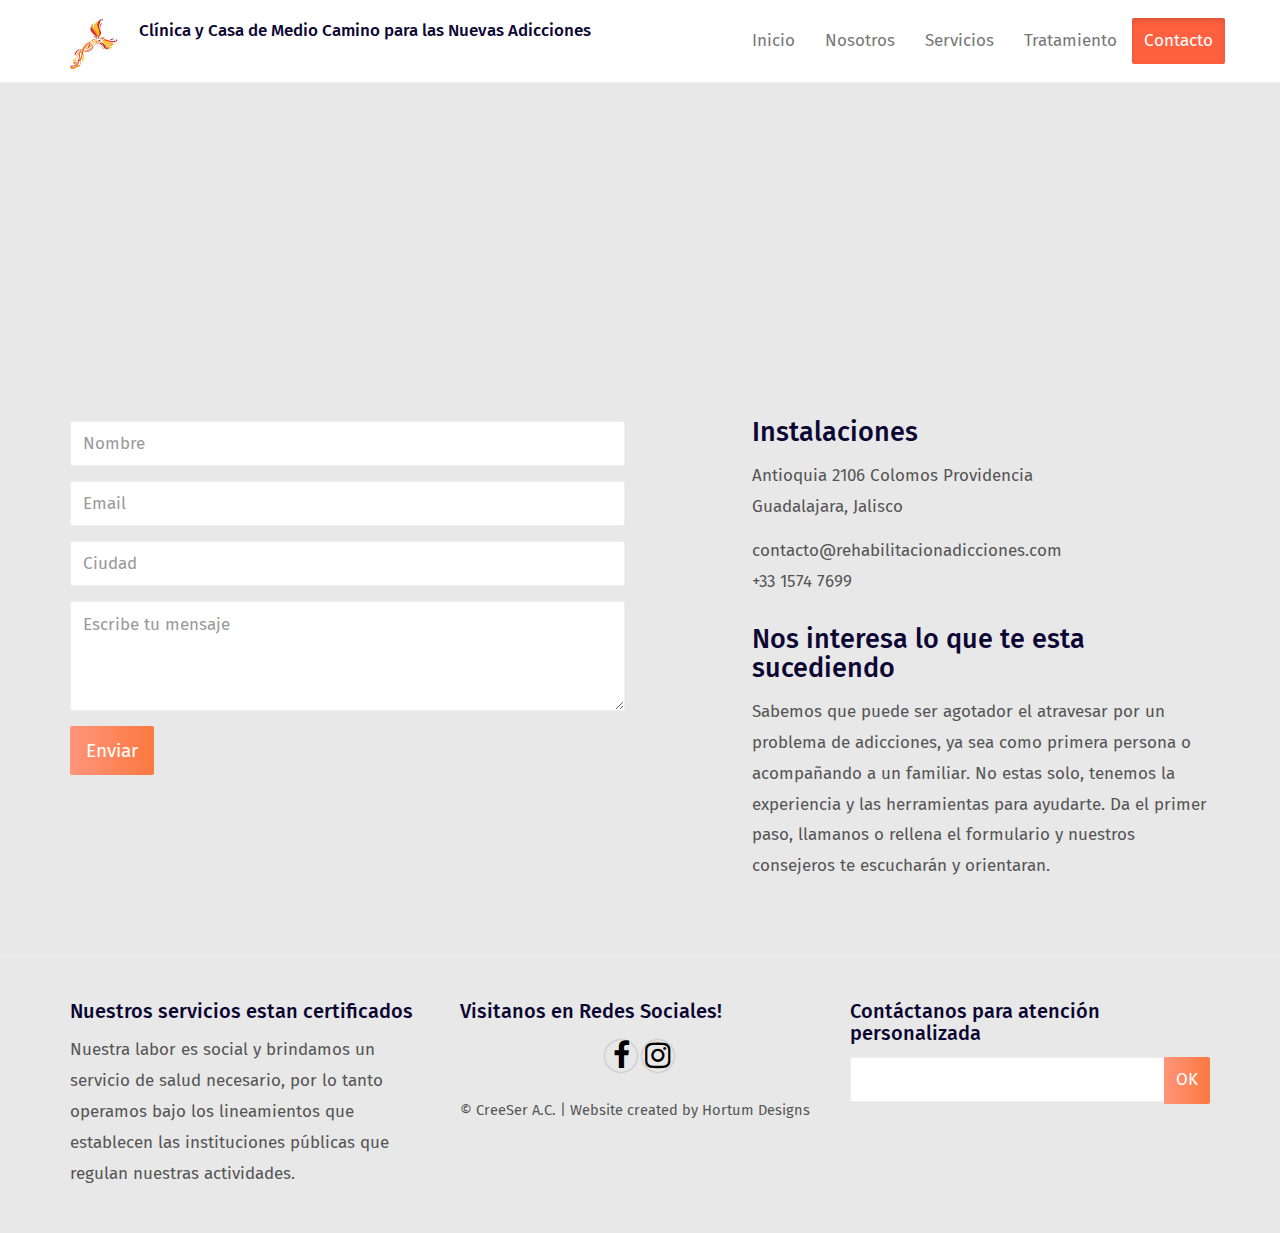
<file: contacto.html>
<!DOCTYPE html>
<html lang="es">

<head>
  <meta charset="UTF-8">
  <meta content="IE=edge" http-equiv="X-UA-Compatible">
  <meta content="width=device-width,initial-scale=1" name="viewport">
  <meta content="informacion centro de rehabilitacion" name="description">
  <meta name="google" content="notranslate" />
  <meta name="keywords" content="rehabilitacion, adicciones, guadalajara, mexico, morelia, tratamiento, trastornos"
  <meta content="Ortum Designs, Mashup Templates" name="author">

  <!-- Disable tap highlight on IE -->
  <meta name="msapplication-tap-highlight" content="no">

  <link href="./assets/creeser-adicciones-icon.png" rel="creeser-adicciones-icon">
  <link href="./assets/creeser-adicciones-favicon.ico" rel="icon">



  <title>Centro de Rehabilitación para Adicciones</title>

<link href="./main.a3f694c0.css" rel="stylesheet"></head>

<body>


<header>
  <nav class="navbar  navbar-fixed-top navbar-default">
    <div class="container">
      <div class="navbar-header">
        <button type="button" class="navbar-toggle uarr collapsed" data-toggle="collapse" data-target="#navbar-collapse-uarr">
          <span class="sr-only">Toggle navigation</span>
          <span class="icon-bar"></span>
          <span class="icon-bar"></span>
          <span class="icon-bar"></span>
        </button>
        <a class="navbar-brand" href="./index.html" title="Centro de Tratamiento para Conductas Autodestructivas">
          <img src="./assets/images/logo-creeser.svg" class="navbar-logo-img" alt="">
        </a>
      </div>

      <div>
        <h2 class="nav navbar-nav navbar-headline">Clínica y Casa de Medio Camino para las Nuevas Adicciones</h2>

      </div>

      <div class="collapse navbar-collapse" id="navbar-collapse-uarr">
        <ul class="nav navbar-nav navbar-right">
          <li><a href="./index.html" title="" class="active">Inicio</a></li>
          <li><a href="./nosotros.html" title="">Nosotros</a></li>
          <li><a href="./servicios.html" title="">Servicios</a></li>
          <li><a href="./tratamiento.html" title="">Tratamiento</a></li>
          <li>
            <p>
              <a href="./contacto.html" class="btn btn-primary navbar-btn" title="">Contacto</a>
            </p>
          </li>
        </ul>
      </div>
    </div>
  </nav>
</header>




<div class="section-container no-padding">
    <div class="container">
        <div class="row">
            <div class="col-xs-12">
                <div>
                  <iframe src="https://www.google.com/maps/embed?pb=!1m18!1m12!1m3!1d3732.075488241038!2d-103.38977778555059!3d20.707159004056233!2m3!1f0!2f0!3f0!3m2!1i1024!2i768!4f13.1!3m3!1m2!1s0x8428ae4b62ba04ef%3A0xa058a64d295d4860!2sC.%20Antioquia%202106%2C%20Colomos%20Providencia%2C%2044620%20Guadalajara%2C%20Jal.!5e0!3m2!1ses-419!2smx!4v1629866002700!5m2!1ses-419!2smx"
                  width="80%" height="300px" style="border:0;" allowfullscreen="" loading="lazy"></iframe>
                </div>
            </div>
            <div class="col-xs-12">

                <div class="row">
                    <div class="col-md-6">
                        <form action="mailto:leonnavagdl@hotmail.com" method="post" enctype="text/plain" class="reveal-content contact-form">
                            <div class="form-group">
                                <input type="name" class="form-control" id="name" placeholder="Nombre">
                            </div>
                            <div class="form-group">
                                <input type="email" class="form-control" id="email" placeholder="Email">
                            </div>
                            <div class="form-group">
                                <input type="text" class="form-control" id="subject" placeholder="Ciudad">
                            </div>
                            <div class="form-group">
                                <textarea class="form-control" rows="3" placeholder="Escribe tu mensaje"></textarea>
                            </div>
                            <button type="submit" class="btn btn-primary btn-lg">Enviar</button>
                        </form>
                    </div>


                    <div class="col-md-5 col-md-offset-1">

                        <h3>Instalaciones</h3>

                        <div>
                            <p>Antioquia 2106 Colomos Providencia<br>Guadalajara, Jalisco </p>
                        </div>
                        <div>
                            <p>contacto@rehabilitacionadicciones.com<br>+33 1574 7699</p>
                        </div>

                        <div>
                            <h3>Nos interesa lo que te esta sucediendo</h3>
                        </div>
                        <div>
                            <p>Sabemos que puede ser agotador el atravesar por un problema de adicciones, ya sea como
                              primera persona o acompañando a un familiar. No estas solo, tenemos la experiencia y las herramientas
                              para ayudarte. Da el primer paso, llamanos o rellena el formulario y nuestros consejeros te escucharán y orientaran.
                            </p>
                        </div>

                    </div>
                </div>


            </div>

        </div>

    </div>
</div>


<footer>
    <div class="section-container footer-container">
        <div class="container">
            <div class="row">
                    <div class="col-md-4">
                        <h4>Nuestros servicios estan certificados</h4>
                        <p>Nuestra labor es social y brindamos un servicio de salud necesario, por lo tanto operamos bajo los lineamientos que establecen
                        las instituciones públicas que regulan nuestras actividades.</p>
                    </div>

                  <div class="col-md-4">
                    <h4>Visitanos en Redes Sociales!</h4>

                        <p class="text-center">
                            <a href="https://www.facebook.com/CentroDeRehabilitacionCreeSer/" class="social-round-icon white-round-icon fa-icon" title="Clinica de Adicciones Facebook">
                            <i class="fa fa-facebook" aria-hidden="true"></i>
                          </a>
                          <a href="https://www.instagram.com/clinica.adicciones/" class="social-round-icon white-round-icon fa-icon" title="Clinica de Adicciones Instagram">
                            <i class="fa fa-instagram" aria-hidden="true"></i>
                          </a>
                        </p>

                          <p><small>© CreeSer A.C. | Website created by Hortum Designs</small></p>
                    </div>

                    <div class="col-md-4">
                        <h4>Contáctanos para atención personalizada</h4>

                        <div class="form-group">
                            <div class="input-group">
                                <input type="text" class="form-control footer-input-text">
                                <div class="input-group-btn">
                                    <button type="button" class="btn btn-primary btn-newsletter ">OK</button>
                                </div>
                            </div>
                        </div>


                    </div>
            </div>
        </div>
    </div>
</footer>

<script>
  document.addEventListener("DOMContentLoaded", function (event) {
    navActivePage();
  });
</script>

<script>
  (function (i, s, o, g, r, a, m) {
    i['GoogleAnalyticsObject'] = r; i[r] = i[r] || function () {
      (i[r].q = i[r].q || []).push(arguments)
    }, i[r].l = 1 * new Date(); a = s.createElement(o),
      m = s.getElementsByTagName(o)[0]; a.async = 1; a.src = g; m.parentNode.insertBefore(a, m)
  })(window, document, 'script', '//www.google-analytics.com/analytics.js', 'ga');
  ga('create', 'G-5RDZEMDQS7', 'auto');
  ga('send', 'pageview');
</script>



<script type="text/javascript" src="./main.41beeca9.js"></script></body>
</html>
</file>
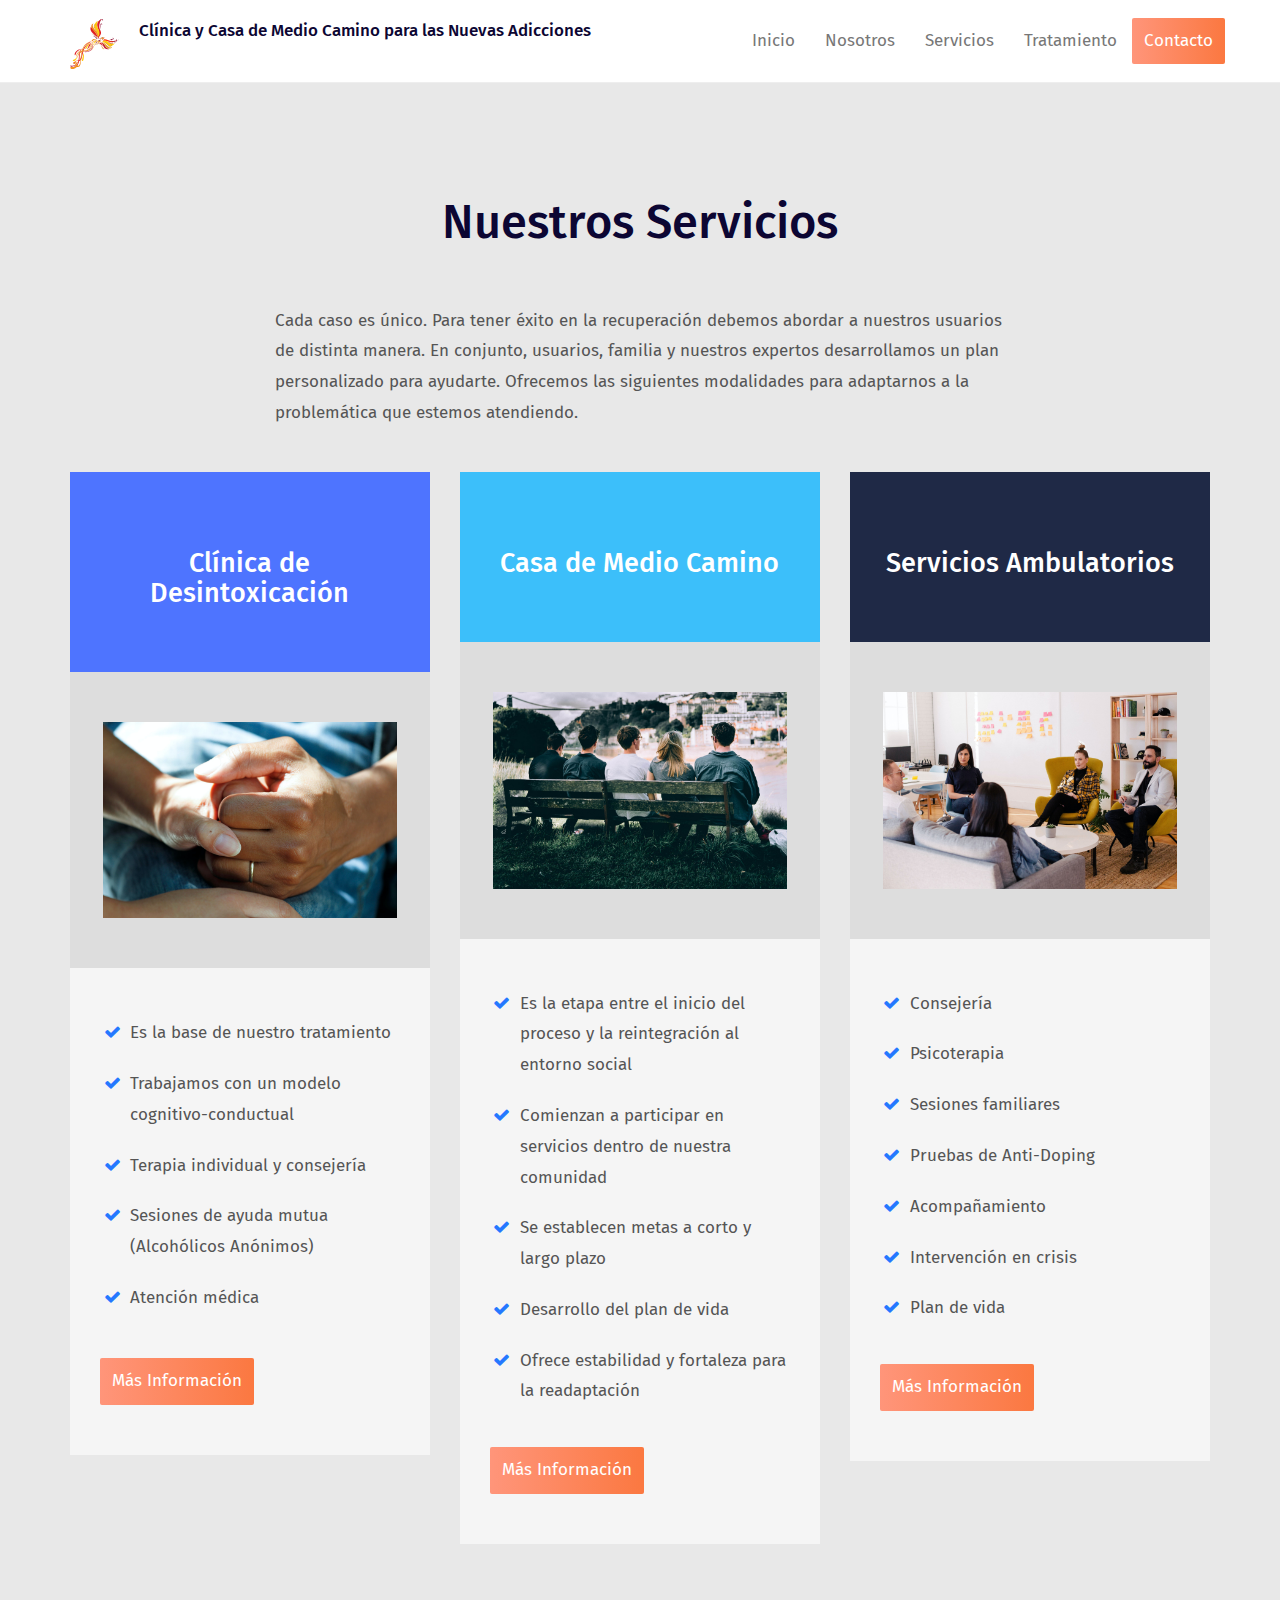
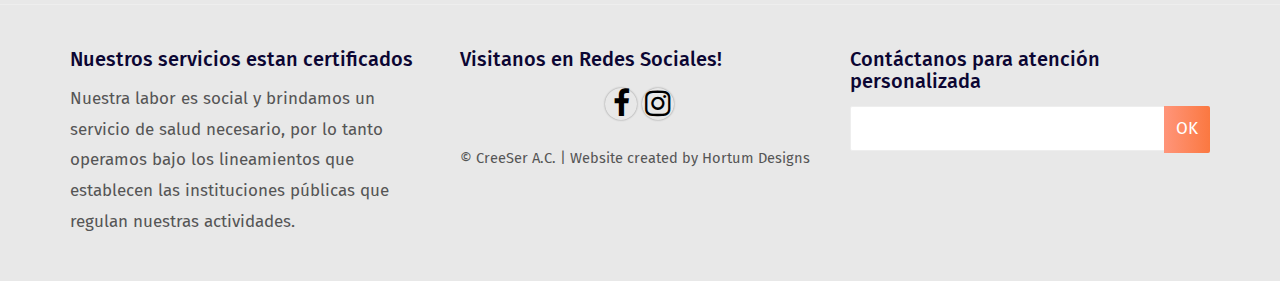
<file: servicios.html>
<!DOCTYPE html>
<html lang="es">

<head>
  <meta charset="UTF-8">
  <meta content="IE=edge" http-equiv="X-UA-Compatible">
  <meta content="width=device-width,initial-scale=1" name="viewport">
  <meta content="informacion centro de rehabilitacion" name="description">
  <meta name="google" content="notranslate" />
  <meta name="keywords" content="rehabilitacion, adicciones, guadalajara, mexico, morelia, tratamiento, trastornos"
  <meta content="Ortum Designs, Mashup Templates" name="author">

  <!-- Disable tap highlight on IE -->
  <meta name="msapplication-tap-highlight" content="no">

  <link href="./assets/creeser-adicciones-icon.png" rel="creeser-adicciones-icon">
  <link href="./assets/creeser-adicciones-favicon.ico" rel="icon">



  <title>Centro de Rehabilitación para Adicciones</title>

<link href="./main.a3f694c0.css" rel="stylesheet"></head>

<body>


<header>
  <nav class="navbar  navbar-fixed-top navbar-default">
    <div class="container">
      <div class="navbar-header">
        <button type="button" class="navbar-toggle uarr collapsed" data-toggle="collapse" data-target="#navbar-collapse-uarr">
          <span class="sr-only">Toggle navigation</span>
          <span class="icon-bar"></span>
          <span class="icon-bar"></span>
          <span class="icon-bar"></span>
        </button>
        <a class="navbar-brand" href="./index.html" title="Centro de Tratamiento para Conductas Autodestructivas">
          <img src="./assets/images/logo-creeser.svg" class="navbar-logo-img" alt="">
        </a>
      </div>

      <div>
        <h2 class="nav navbar-nav navbar-headline">Clínica y Casa de Medio Camino para las Nuevas Adicciones</h2>

      </div>

      <div class="collapse navbar-collapse" id="navbar-collapse-uarr">
        <ul class="nav navbar-nav navbar-right">
          <li><a href="./index.html" title="" class="active">Inicio</a></li>
          <li><a href="./nosotros.html" title="">Nosotros</a></li>
          <li><a href="./servicios.html" title="">Servicios</a></li>
          <li><a href="./tratamiento.html" title="">Tratamiento</a></li>
          <li>
            <p>
              <a href="./contacto.html" class="btn btn-primary navbar-btn" title="">Contacto</a>
            </p>
          </li>
        </ul>
      </div>
    </div>
  </nav>
</header>

<div class="section-container">
    <div class="container">
        <div class="row section-container-spacer">
            <div class="col-xs-12">
                <div class="text-center">
                    <h1>Nuestros Servicios</h1>
                </div>
                <div class="col-md-8 col-md-offset-2">
                    <p>Cada caso es único. Para tener éxito en la recuperación debemos abordar a nuestros usuarios
                      de distinta manera. En conjunto, usuarios, familia y nuestros expertos desarrollamos
                      un plan personalizado para ayudarte. Ofrecemos las siguientes modalidades para adaptarnos
                      a la problemática que estemos atendiendo.
                    </p>
                </div>
            </div>
        </div>

        <div class="row">
            <div class="col-md-4">
                <div class="pricing-card pricing-primary">
                    <h3>Clínica de Desintoxicación</h3>
                </div>
                <div class="pricing-card">
                  <img class="services-img" src="./assets/images/clinica.jpg">
                </div>
                <div class="pricing-features">
                    <ul class="features">
                        <li>Es la base de nuestro tratamiento</li>
                        <li>Trabajamos con un modelo cognitivo-conductual</li>
                        <li>Terapia individual y consejería</li>
                        <li>Sesiones de ayuda mutua (Alcohólicos Anónimos)</li>
                        <li>Atención médica</li>
                    </ul>

                    <a href="contacto.html" class="btn btn-primary" title="">Más Información</a>
                </div>

            </div>
            <div class="col-md-4">
                <div class="pricing-card pricing-info">
                    <h3>Casa de Medio Camino</h3>
                </div>
                <div class="pricing-card">
                  <img class="services-img" src="./assets/images/medio-camino.jpg">
                </div>
                <div class="pricing-features">
                    <ul class="features">
                        <li>Es la etapa entre el inicio del proceso y la reintegración al entorno social</li>
                        <li>Comienzan a participar en servicios dentro de nuestra comunidad</li>
                        <li>Se establecen metas a corto y largo plazo</li>
                        <li>Desarrollo del plan de vida</li>
                        <li>Ofrece estabilidad y fortaleza para la readaptación</li>
                    </ul>

                    <a href="contacto.html" class="btn btn-primary" title="">Más Información</a>
                </div>
            </div>
            <div class="col-md-4">
                <div class="pricing-card pricing-secondary">
                    <h3>Servicios Ambulatorios</h3>
                </div>
                    <div class="pricing-card">
                      <img class="services-img" src="./assets/images/consejeria.jpg">
                    </div>
                <div class="pricing-features">
                    <ul class="features">
                        <li>Consejería</li>
                        <li>Psicoterapia</li>
                        <li>Sesiones familiares</li>
                        <li>Pruebas de Anti-Doping</li>
                        <li>Acompañamiento</li>
                        <li>Intervención en crisis</li>
                        <li>Plan de vida</li>
                    </ul>
                    <a href="contacto.html" class="btn btn-primary" title="">Más Información</a>
                </div>
            </div>
        </div>

    </div>
</div>


<footer>
    <div class="section-container footer-container">
        <div class="container">
            <div class="row">
                    <div class="col-md-4">
                        <h4>Nuestros servicios estan certificados</h4>
                        <p>Nuestra labor es social y brindamos un servicio de salud necesario, por lo tanto operamos bajo los lineamientos que establecen
                        las instituciones públicas que regulan nuestras actividades.</p>
                    </div>

                  <div class="col-md-4">
                    <h4>Visitanos en Redes Sociales!</h4>

                        <p class="text-center">
                            <a href="https://www.facebook.com/CentroDeRehabilitacionCreeSer/" class="social-round-icon white-round-icon fa-icon" title="Clinica de Adicciones Facebook">
                            <i class="fa fa-facebook" aria-hidden="true"></i>
                          </a>
                          <a href="https://www.instagram.com/clinica.adicciones/" class="social-round-icon white-round-icon fa-icon" title="Clinica de Adicciones Instagram">
                            <i class="fa fa-instagram" aria-hidden="true"></i>
                          </a>
                        </p>

                          <p><small>© CreeSer A.C. | Website created by Hortum Designs</small></p>
                    </div>

                    <div class="col-md-4">
                        <h4>Contáctanos para atención personalizada</h4>

                        <div class="form-group">
                            <div class="input-group">
                                <input type="text" class="form-control footer-input-text">
                                <div class="input-group-btn">
                                    <button type="button" class="btn btn-primary btn-newsletter ">OK</button>
                                </div>
                            </div>
                        </div>


                    </div>
            </div>
        </div>
    </div>
</footer>

<script>
  document.addEventListener("DOMContentLoaded", function (event) {
    navActivePage();
  });
</script>

<script>
  (function (i, s, o, g, r, a, m) {
    i['GoogleAnalyticsObject'] = r; i[r] = i[r] || function () {
      (i[r].q = i[r].q || []).push(arguments)
    }, i[r].l = 1 * new Date(); a = s.createElement(o),
      m = s.getElementsByTagName(o)[0]; a.async = 1; a.src = g; m.parentNode.insertBefore(a, m)
  })(window, document, 'script', '//www.google-analytics.com/analytics.js', 'ga');
  ga('create', 'G-5RDZEMDQS7', 'auto');
  ga('send', 'pageview');
</script>



<script type="text/javascript" src="./main.41beeca9.js"></script></body>

</html>
</file>
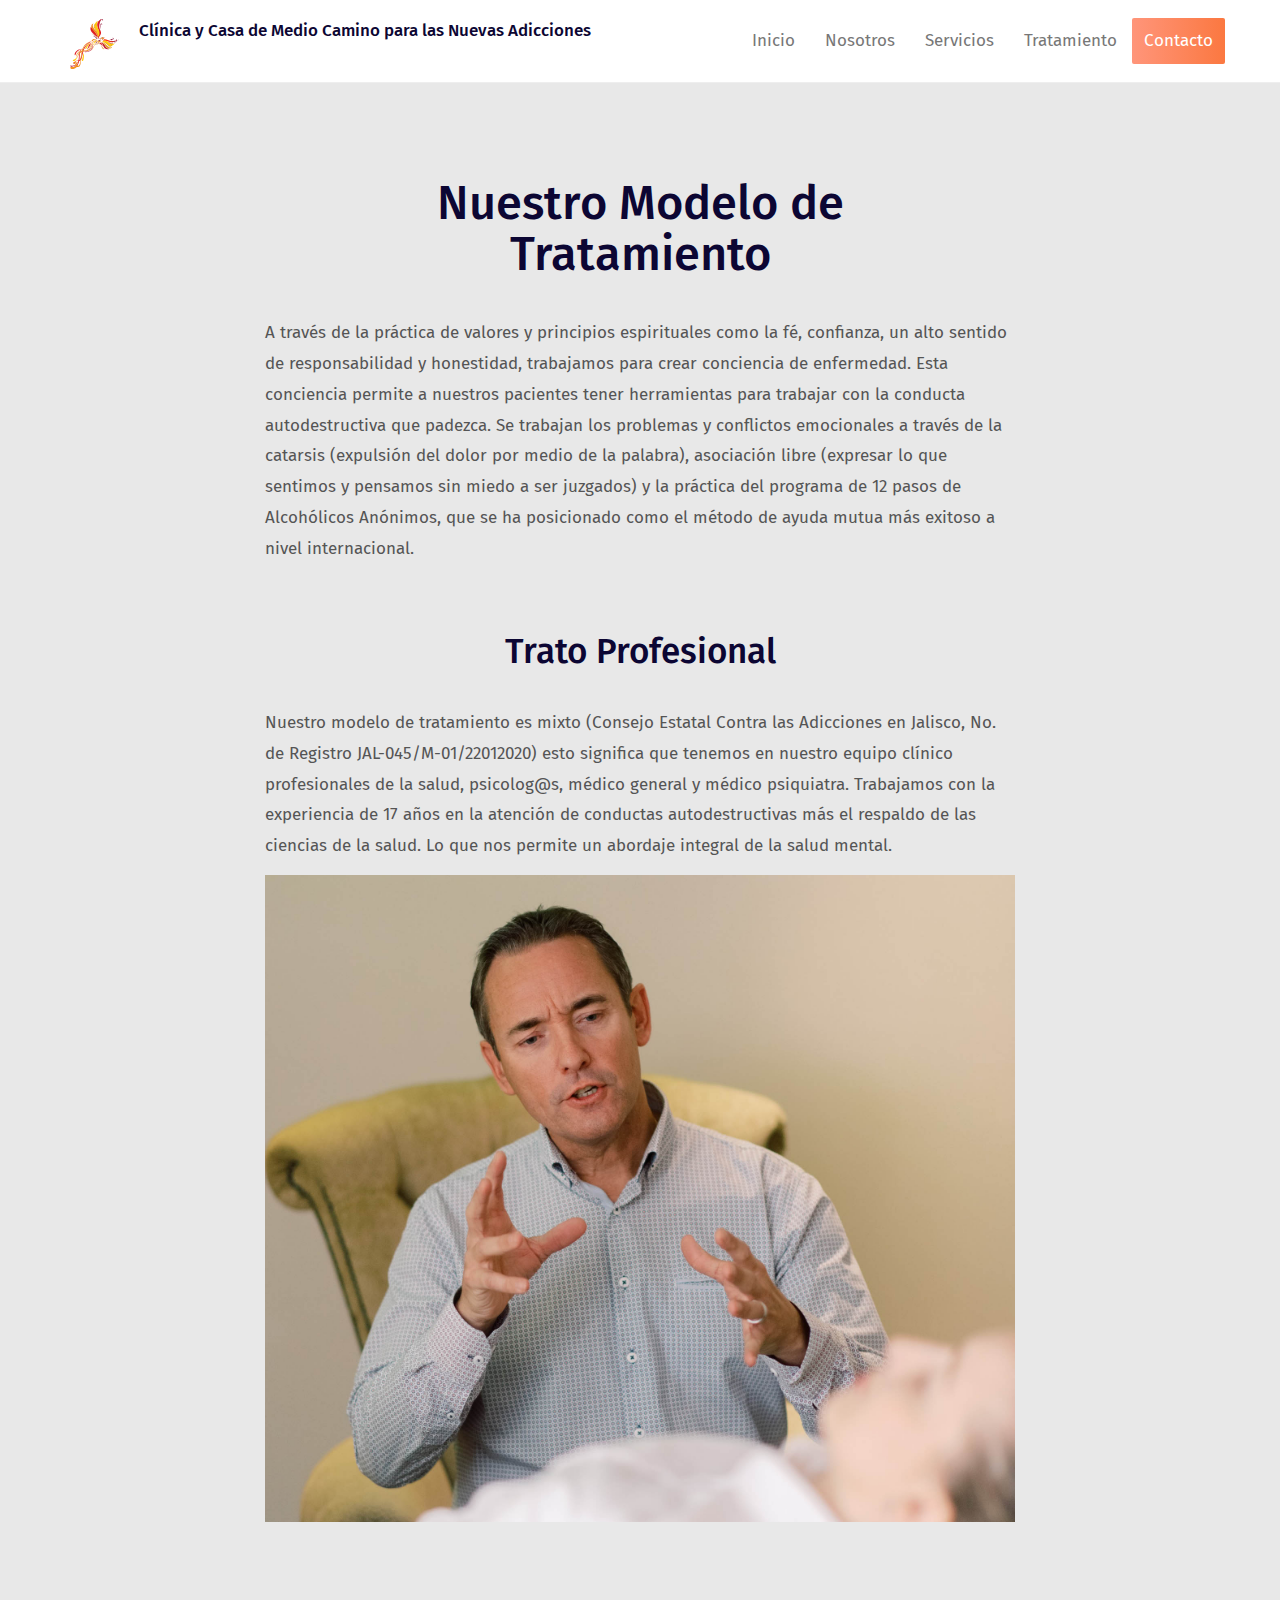
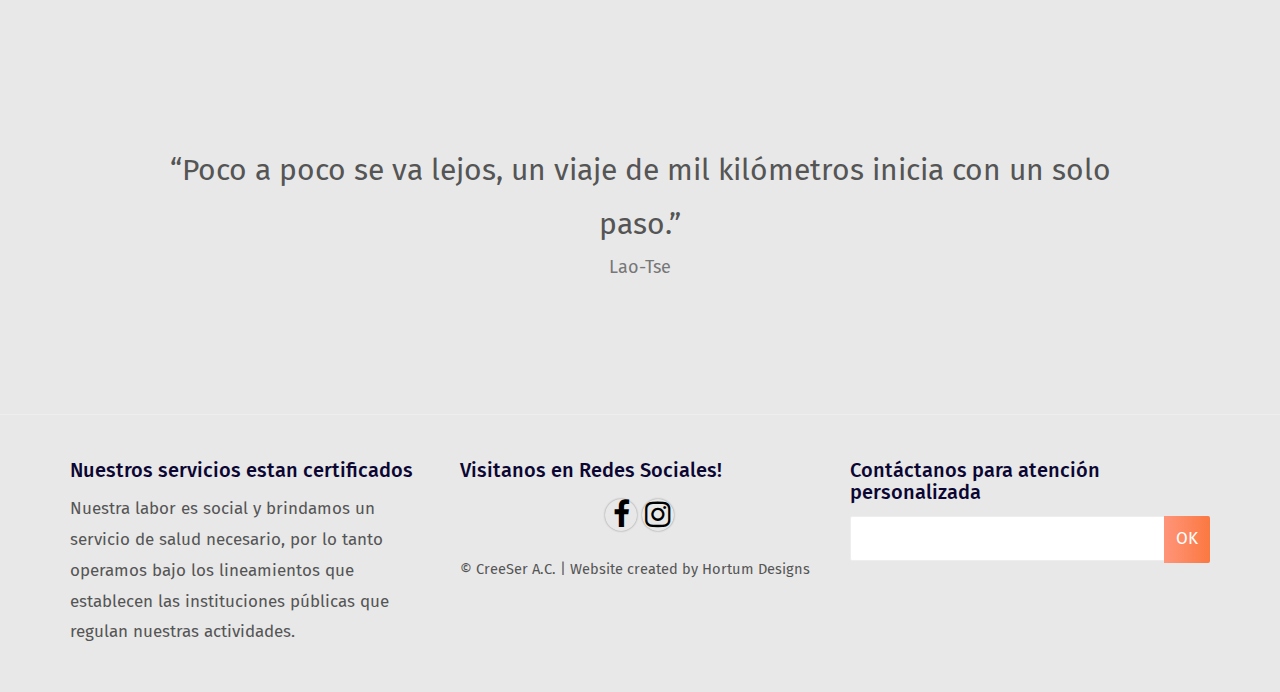
<file: tratamiento.html>
<!DOCTYPE html>
<html lang="es">

<head>
  <meta charset="UTF-8">
  <meta content="IE=edge" http-equiv="X-UA-Compatible">
  <meta content="width=device-width,initial-scale=1" name="viewport">
  <meta content="informacion centro de rehabilitacion" name="description">
  <meta name="google" content="notranslate" />
  <meta name="keywords" content="rehabilitacion, adicciones, guadalajara, mexico, morelia, tratamiento, trastornos"
  <meta content="Ortum Designs, Mashup Templates" name="author">

  <!-- Disable tap highlight on IE -->
  <meta name="msapplication-tap-highlight" content="no">

  <link href="./assets/creeser-adicciones-icon.png" rel="creeser-adicciones-icon">
  <link href="./assets/creeser-adicciones-favicon.ico" rel="icon">



  <title>Centro de Rehabilitación para Adicciones</title>

<link href="./main.a3f694c0.css" rel="stylesheet"></head>

<body>


<header>
  <nav class="navbar  navbar-fixed-top navbar-default">
    <div class="container">
      <div class="navbar-header">
        <button type="button" class="navbar-toggle uarr collapsed" data-toggle="collapse" data-target="#navbar-collapse-uarr">
          <span class="sr-only">Toggle navigation</span>
          <span class="icon-bar"></span>
          <span class="icon-bar"></span>
          <span class="icon-bar"></span>
        </button>
        <a class="navbar-brand" href="./index.html" title="Centro de Tratamiento para Conductas Autodestructivas">
          <img src="./assets/images/logo-creeser.svg" class="navbar-logo-img" alt="">
        </a>
      </div>

      <div>
        <h2 class="nav navbar-nav navbar-headline">Clínica y Casa de Medio Camino para las Nuevas Adicciones</h2>

      </div>

      <div class="collapse navbar-collapse" id="navbar-collapse-uarr">
        <ul class="nav navbar-nav navbar-right">
          <li><a href="./index.html" title="" class="active">Inicio</a></li>
          <li><a href="./nosotros.html" title="">Nosotros</a></li>
          <li><a href="./servicios.html" title="">Servicios</a></li>
          <li><a href="./tratamiento.html" title="">Tratamiento</a></li>
          <li>
            <p>
              <a href="./contacto.html" class="btn btn-primary navbar-btn" title="">Contacto</a>
            </p>
          </li>
        </ul>
      </div>
    </div>
  </nav>
</header>


<div class="section-container">
    <div class="container">

        <div class="row">
            <div class="col-xs-12 col-md-8 col-md-offset-2">
                <div class="section-container-spacer">
                    <div class="text-center">
                        <h1>Nuestro Modelo de Tratamiento</h1>
                    </div>
                    <p>A través de la práctica de valores y principios espirituales como la fé, confianza, un alto sentido de
                      responsabilidad y honestidad, trabajamos para crear conciencia de enfermedad. Esta conciencia permite a
                      nuestros pacientes tener herramientas para trabajar con la conducta autodestructiva que padezca. Se trabajan
                      los problemas y conflictos emocionales a través de la catarsis (expulsión del dolor por medio de la palabra),
                      asociación libre (expresar lo que sentimos y pensamos sin miedo a ser juzgados) y la práctica del programa de 12
                      pasos de Alcohólicos Anónimos, que se ha posicionado como el método de ayuda mutua más exitoso a nivel internacional.
                    </p>
                </div>
            </div>
        </div>

        <div class="row">
            <div class="col-xs-12 col-md-8 col-md-offset-2">
                <div class="section-container-spacer">
                  <div class="text-center">
                      <h2>Trato Profesional</h2>
                  </div>
                    <p>Nuestro modelo de tratamiento es mixto (Consejo Estatal Contra las Adicciones en Jalisco,
                      No. de Registro JAL-045/M-01/22012020) esto significa que tenemos en nuestro equipo clínico
                      profesionales de la salud, psicolog@s, médico general y médico psiquiatra. Trabajamos con la experiencia
                      de 17 años en la atención de conductas autodestructivas más el respaldo de las ciencias de la salud.
                      Lo que nos permite un abordaje integral de la salud mental.
                     </p>

                     <img src="./assets/images/psicotherapy.jpg" class="img-responsive" alt="atencion medica en centro de rehabilitacion para adicciones">
                </div>
            </div>

        </div>
    </div>
</div>


<div class="section-container">
    <div class="container">
        <div class="row">
            <div class="col-xs-12">

                <div class="text-center">
                    <blockquote>
                        <p>“Poco a poco se va lejos, un viaje de mil kilómetros inicia con un solo paso.”
                            <small class="">Lao-Tse</small>
                        </p>
                    </blockquote>
                </div>



</div>
        </div>
    </div>
</div>



<footer>
    <div class="section-container footer-container">
        <div class="container">
            <div class="row">
                    <div class="col-md-4">
                        <h4>Nuestros servicios estan certificados</h4>
                        <p>Nuestra labor es social y brindamos un servicio de salud necesario, por lo tanto operamos bajo los lineamientos que establecen
                        las instituciones públicas que regulan nuestras actividades.</p>
                    </div>

                  <div class="col-md-4">
                    <h4>Visitanos en Redes Sociales!</h4>

                        <p class="text-center">
                            <a href="https://www.facebook.com/CentroDeRehabilitacionCreeSer/" class="social-round-icon white-round-icon fa-icon" title="Clinica de Adicciones Facebook">
                            <i class="fa fa-facebook" aria-hidden="true"></i>
                          </a>
                          <a href="https://www.instagram.com/clinica.adicciones/" class="social-round-icon white-round-icon fa-icon" title="Clinica de Adicciones Instagram">
                            <i class="fa fa-instagram" aria-hidden="true"></i>
                          </a>
                        </p>

                          <p><small>© CreeSer A.C. | Website created by Hortum Designs</small></p>
                    </div>

                    <div class="col-md-4">
                        <h4>Contáctanos para atención personalizada</h4>

                        <div class="form-group">
                            <div class="input-group">
                                <input type="text" class="form-control footer-input-text">
                                <div class="input-group-btn">
                                    <button type="button" class="btn btn-primary btn-newsletter ">OK</button>
                                </div>
                            </div>
                        </div>


                    </div>
            </div>
        </div>
    </div>
</footer>

<script>
  document.addEventListener("DOMContentLoaded", function (event) {
    navActivePage();
  });
</script>

<script>
  (function (i, s, o, g, r, a, m) {
    i['GoogleAnalyticsObject'] = r; i[r] = i[r] || function () {
      (i[r].q = i[r].q || []).push(arguments)
    }, i[r].l = 1 * new Date(); a = s.createElement(o),
      m = s.getElementsByTagName(o)[0]; a.async = 1; a.src = g; m.parentNode.insertBefore(a, m)
  })(window, document, 'script', '//www.google-analytics.com/analytics.js', 'ga');
  ga('create', 'G-5RDZEMDQS7', 'auto');
  ga('send', 'pageview');
</script>



<script type="text/javascript" src="./main.41beeca9.js"></script></body>

</html>
</file>
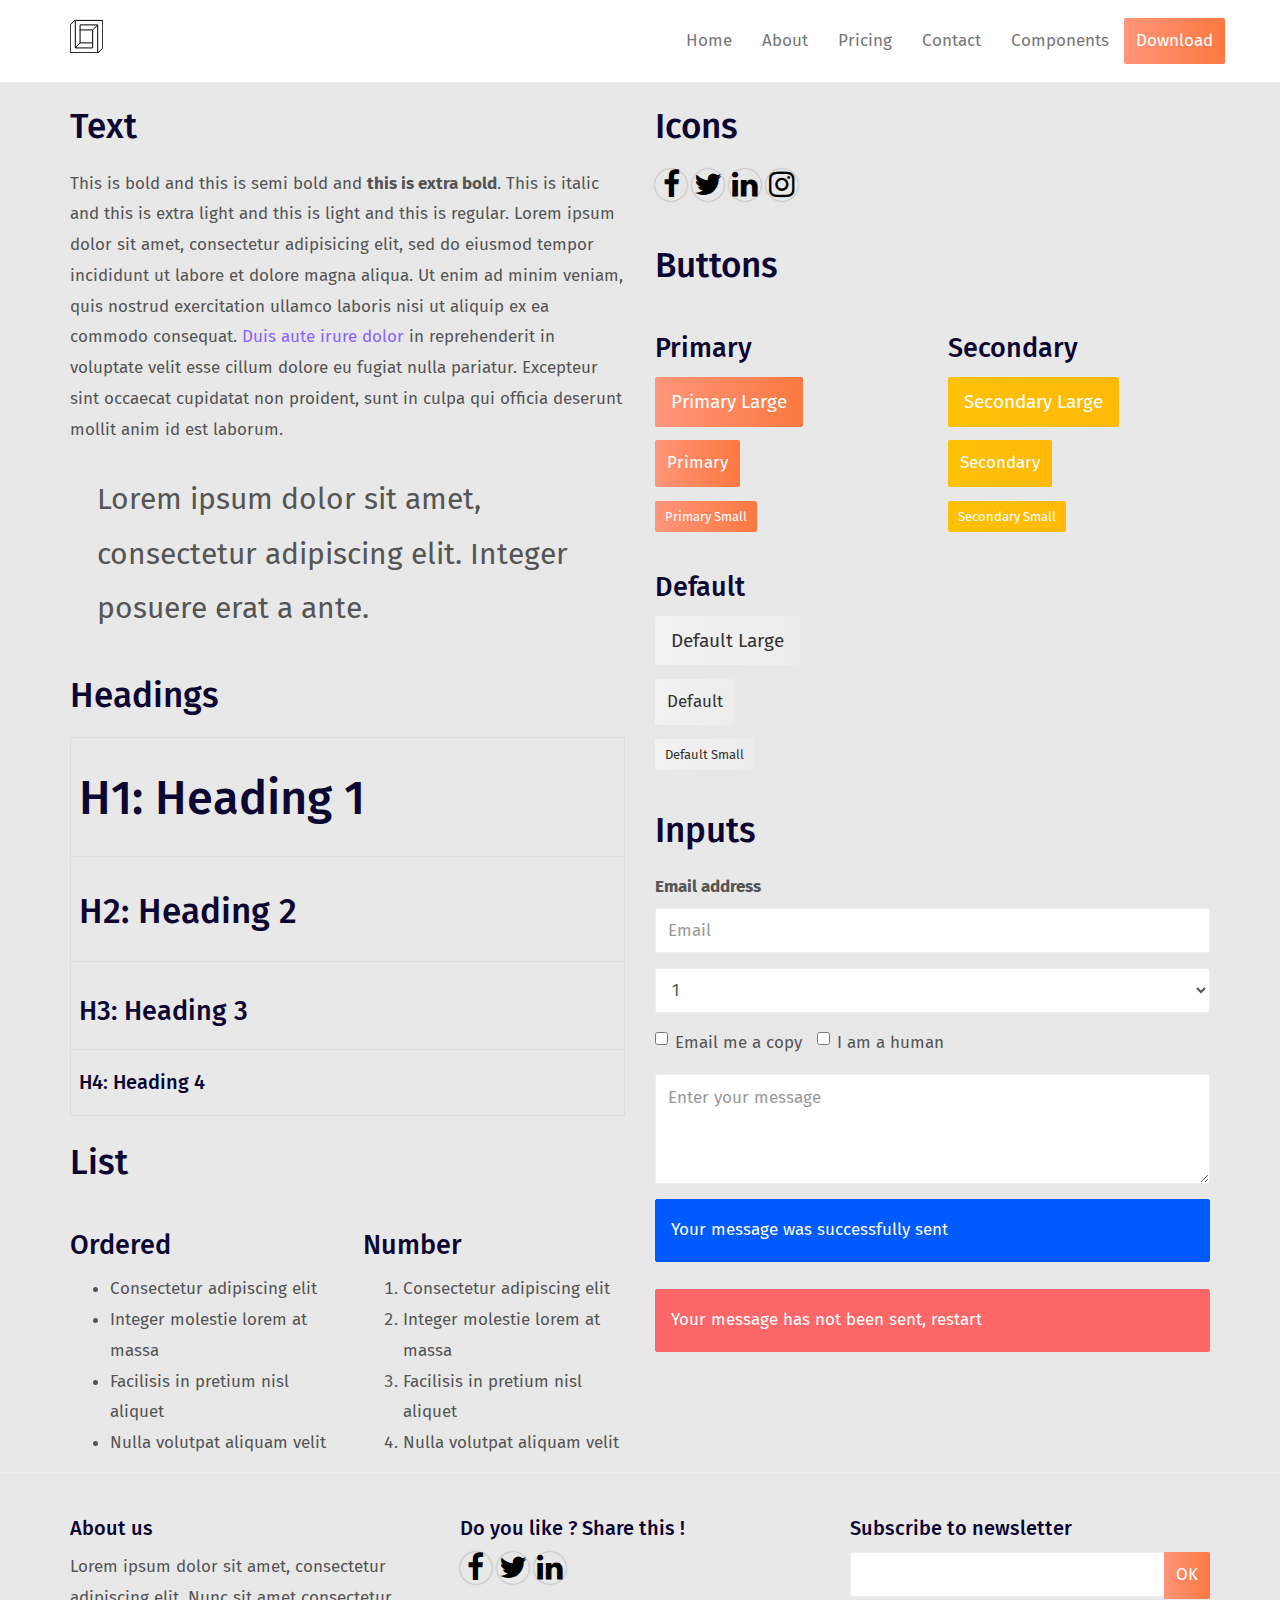
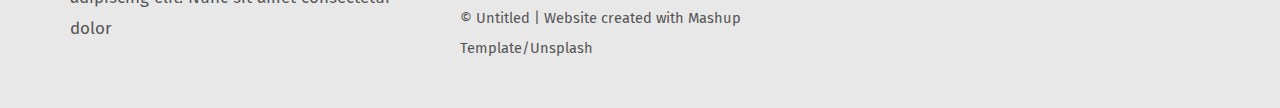
<file: unknown.html>
<!DOCTYPE html>
<html lang="en">

<head>
  <meta charset="UTF-8">
  <meta content="IE=edge" http-equiv="X-UA-Compatible">
  <meta content="width=device-width,initial-scale=1" name="viewport">
  <meta content="description" name="description">
  <meta name="google" content="notranslate" />
  <meta content="Mashup templates have been developped by Orson.io team" name="author">

  <!-- Disable tap highlight on IE -->
  <meta name="msapplication-tap-highlight" content="no">
  
  <link href="./assets/apple-touch-icon.png" rel="apple-touch-icon">
  <link href="./assets/favicon.ico" rel="icon">

 

  <title>Title page</title>  

<link href="./main.a3f694c0.css" rel="stylesheet"></head>

<body>

 <!-- Add your content of header -->
<header>
  <nav class="navbar  navbar-fixed-top navbar-default">
    <div class="container">
      <div class="navbar-header">
        <button type="button" class="navbar-toggle uarr collapsed" data-toggle="collapse" data-target="#navbar-collapse-uarr">
          <span class="sr-only">Toggle navigation</span>
          <span class="icon-bar"></span>
          <span class="icon-bar"></span>
          <span class="icon-bar"></span>
        </button>
        <a class="navbar-brand" href="./index.html" title="">
          <img src="./assets/images/mashuptemplate.svg" class="navbar-logo-img" alt="">
        </a>
      </div>

      <div class="collapse navbar-collapse" id="navbar-collapse-uarr">
        <ul class="nav navbar-nav navbar-right">
          <li><a href="./index.html" title="" class="active">Home</a></li>
          <li><a href="./about.html" title=""> About</a></li>
          <li><a href="./pricing.html" title=""> Pricing </a></li>
          <li><a href="./contact.html" title="">Contact</a></li>
          <li><a href="./components.html" title="">Components</a></li>
          <li>
            <p>
              <a href="./download.html" class="btn btn-primary navbar-btn" title="">Download</a>
            </p>
          </li>
          
        </ul>
      </div>
    </div>
  </nav>
</header>



<!-- Add your site or app content here -->
<div class="container">
    <div class="row">
      <div class="col-xs-12 col-md-6">

        <div class="template-example">
          <h2 class="template-title-example">Text</h2>
          <p>This is bold and this is semi bold and <b>this is extra bold</b>. This is italic and this is extra light and this is light
          and this is regular. Lorem ipsum dolor sit amet, consectetur adipisicing elit, sed do eiusmod
          tempor incididunt ut labore et dolore magna aliqua. Ut enim ad minim veniam,
          quis nostrud exercitation ullamco laboris nisi ut aliquip ex ea commodo
          consequat. <a href="">Duis aute irure dolor</a> in reprehenderit in voluptate velit esse
          cillum dolore eu fugiat nulla pariatur. Excepteur sint occaecat cupidatat non
          proident, sunt in culpa qui officia deserunt mollit anim id est laborum.

          <blockquote>
            <p>Lorem ipsum dolor sit amet, consectetur adipiscing elit. Integer posuere erat a ante.</p>
          </blockquote>
          
          </p>
        </div>

        <div class="template-example">
          <h2 class="template-title-example">Headings</h2>
          
          <table class="table table-bordered">
            <tr><td><h1>H1: Heading 1</h1></td></tr>
            <tr><td><h2>H2: Heading 2</h2></td></tr>
            <tr><td><h3>H3: Heading 3</h3></td></tr>
            <tr><td><h4>H4: Heading 4</h4></td></tr>
          </table>
          
        </div>

        
        <div class="template-example">
          <h2 class="template-title-example">List</h2>
          <div class="row">
            <div class="col-md-6">
              <h3 class="template-title-example">Ordered</h3>
              <ul>
                <li>Consectetur adipiscing elit</li>
                <li>Integer molestie lorem at massa</li>
                <li>Facilisis in pretium nisl aliquet</li>
                <li>Nulla volutpat aliquam velit</li>
              </ul>
            </div>
            <div class="col-md-6">
              <h3 class="template-title-example">Number</h3>
              <ol>
                <li>Consectetur adipiscing elit</li>
                <li>Integer molestie lorem at massa</li>
                <li>Facilisis in pretium nisl aliquet</li>
                <li>Nulla volutpat aliquam velit</li>
              </ol>
            </div>
          </div>
        </div>
        

        
      </div>

      <div class="col-xs-12 col-md-6">
        <div class="template-example">
          
          <div class="row">
            
            <div class="col-md-6">
                <h2 class="template-title-example">Icons</h2>
                <p>
                    <span class="fa-icon">
                      <i class="fa fa-facebook"></i>
                    </span>
                  
                    <span class="fa-icon">
                      <i class="fa fa-twitter"></i>
                    </span>
                  
                    <span class="fa-icon">
                      <i class="fa fa-linkedin"></i>
                    </span>
                 
                    <span class="fa-icon">
                      <i class="fa fa-instagram"></i>
                    </span>
                  
                </p>
            </div>

          </div>


          


        </div>

        <div class="template-example">
          <h2 class="template-title-example">Buttons</h2>
          <div class="row">
            <div class="col-md-6">
              <h3 class="template-title-example">Primary</h2>
              <div class="row">
                  <div class="col-md-6">
                  <p><a href="" class="btn btn-primary btn-lg">Primary Large</a></p>
                  <p><a href="" class="btn btn-primary">Primary </a></p>
                  <p><a href="" class="btn btn-primary btn-sm">Primary Small</a></p>
                </div>
              </div>

              <h3 class="template-title-example">Default</h2>
              <div class="row">
                  <div class="col-md-6">
                  <p><a href="" class="btn btn-default btn-lg">Default Large</a></p>
                  <p><a href="" class="btn btn-default">Default </a></p>
                  <p><a href="" class="btn btn-default btn-sm">Default Small</a></p>
                </div>
              </div>

            </div>

            <div class="col-md-6">
              <h3 class="template-title-example">Secondary</h2>
              <div class="row">
                  <div class="col-md-6">
                  <p><a href="" class="btn btn-info btn-lg">Secondary Large</a></p>
                  <p><a href="" class="btn btn-info">Secondary </a></p>
                  <p><a href="" class="btn btn-info btn-sm">Secondary Small</a></p>
                </div>
              </div>
            </div>
          </div>
        </div>
        
        <div class="template-example">
          <h2 class="template-title-example">Inputs</h2>

            <div class="form-group">
              <label for="exampleInputEmail1">Email address</label>
              <input type="email" class="form-control" id="exampleInputEmail1" placeholder="Email">
            </div>

            <div class="form-group">
              <select class="form-control">
                <option>1</option>
                <option>2</option>
                <option>3</option>
                <option>4</option>
                <option>5</option>
              </select>
            </div>

            <div class="form-group">
              <label class="checkbox-inline">
                <input 
                type="checkbox" id="inlineCheckbox1" value="option1"> Email me a copy
              </label>
              <label class="checkbox-inline">
                <input type="checkbox" id="inlineCheckbox2" value="option2"> I am a human
              </label>
            </div>

            <div class="form-group">
              <textarea class="form-control" rows="3" placeholder="Enter your message"></textarea>
            </div>
            
            <div class="alert alert-success" role="alert">Your message was successfully sent</div>
            <div class="alert alert-danger" role="alert">Your message has not been sent, restart</div>
        </div>




      </div>
    </div>
</div>
<footer>
    <div class="section-container footer-container">
        <div class="container">
            <div class="row">
                    <div class="col-md-4">
                        <h4>About us</h4>
                        <p>Lorem ipsum dolor sit amet, consectetur adipiscing elit. Nunc sit amet consectetur dolor</p>
                    </div>

                    <div class="col-md-4">
                        <h4>Do you like ? Share this !</h4>
                        <p>
                            <a href="https://facebook.com/" class="social-round-icon white-round-icon fa-icon" title="">
                            <i class="fa fa-facebook" aria-hidden="true"></i>
                          </a>
                          <a href="https://twitter.com/" class="social-round-icon white-round-icon fa-icon" title="">
                            <i class="fa fa-twitter" aria-hidden="true"></i>
                          </a>
                          <a href="https://www.linkedin.com/" class="social-round-icon white-round-icon fa-icon" title="">
                            <i class="fa fa-linkedin" aria-hidden="true"></i>
                          </a>
                        </p>
                        <p><small>© Untitled | Website created with <a href="http://www.mashup-template.com/" class="link-like-text" title="Create website with free html template">Mashup Template</a>/<a href="http://www.unsplash.com/" class="link-like-text" title="Beautiful Free Images">Unsplash</a></small></p>    
                    </div>

                    <div class="col-md-4">
                        <h4>Subscribe to newsletter</h4>
                        
                        <div class="form-group">
                            <div class="input-group">
                                <input type="text" class="form-control footer-input-text">
                                <div class="input-group-btn">
                                    <button type="button" class="btn btn-primary btn-newsletter ">OK</button>
                                </div>
                            </div>
                        </div>


                    </div>
            </div>
        </div>
    </div>
</footer>

<script>
  document.addEventListener("DOMContentLoaded", function (event) {
    navActivePage();
  });
</script>

<!-- Google Analytics: change UA-XXXXX-X to be your site's ID 

<script>
  (function (i, s, o, g, r, a, m) {
    i['GoogleAnalyticsObject'] = r; i[r] = i[r] || function () {
      (i[r].q = i[r].q || []).push(arguments)
    }, i[r].l = 1 * new Date(); a = s.createElement(o),
      m = s.getElementsByTagName(o)[0]; a.async = 1; a.src = g; m.parentNode.insertBefore(a, m)
  })(window, document, 'script', '//www.google-analytics.com/analytics.js', 'ga');
  ga('create', 'UA-XXXXX-X', 'auto');
  ga('send', 'pageview');
</script>

--> 
<script type="text/javascript" src="./main.41beeca9.js"></script></body>

</html>
</file>
<file: main.a3f694c0.css>
@import url(https://fonts.googleapis.com/css?family=La+Belle+Aurore|Fira+Sans:400,700);@import url(https://maxcdn.bootstrapcdn.com/font-awesome/4.7.0/css/font-awesome.min.css);/*!
 * Bootstrap v3.3.7 (http://getbootstrap.com)
 * Copyright 2011-2016 Twitter, Inc.
 * Licensed under MIT (https://github.com/twbs/bootstrap/blob/master/LICENSE)
 */
/*! normalize.css v3.0.3 | MIT License | github.com/necolas/normalize.css */html{font-family:sans-serif;-ms-text-size-adjust:100%;-webkit-text-size-adjust:100%}body{margin:0}article,aside,details,figcaption,figure,footer,header,hgroup,main,menu,nav,section,summary{display:block}audio,canvas,progress,video{display:inline-block;vertical-align:baseline}audio:not([controls]){display:none;height:0}[hidden],template{display:none}a{background-color:transparent}a:active,a:hover{outline:0}abbr[title]{border-bottom:1px dotted}b,strong{font-weight:700}dfn{font-style:italic}h1{font-size:2em;margin:.67em 0}mark{background:#ff0;color:#000}small{font-size:80%}sub,sup{font-size:75%;line-height:0;position:relative;vertical-align:baseline}sup{top:-.5em}sub{bottom:-.25em}img{border:0}svg:not(:root){overflow:hidden}figure{margin:1em 40px}hr{box-sizing:content-box;height:0}pre{overflow:auto}code,kbd,pre,samp{font-family:monospace,monospace;font-size:1em}button,input,optgroup,select,textarea{color:inherit;font:inherit;margin:0}button{overflow:visible}button,select{text-transform:none}button,html input[type=button],input[type=reset],input[type=submit]{-webkit-appearance:button;cursor:pointer}button[disabled],html input[disabled]{cursor:default}button::-moz-focus-inner,input::-moz-focus-inner{border:0;padding:0}input{line-height:normal}input[type=checkbox],input[type=radio]{box-sizing:border-box;padding:0}input[type=number]::-webkit-inner-spin-button,input[type=number]::-webkit-outer-spin-button{height:auto}input[type=search]{-webkit-appearance:textfield;box-sizing:content-box}input[type=search]::-webkit-search-cancel-button,input[type=search]::-webkit-search-decoration{-webkit-appearance:none}fieldset{border:1px solid silver;margin:0 2px;padding:.35em .625em .75em}textarea{overflow:auto}optgroup{font-weight:700}table{border-collapse:collapse;border-spacing:0}td,th{padding:0}

/*! Source: https://github.com/h5bp/html5-boilerplate/blob/master/src/css/main.css */@media print{*,:after,:before{background:transparent!important;color:#000!important;box-shadow:none!important;text-shadow:none!important}a,a:visited{text-decoration:underline}a[href]:after{content:" (" attr(href) ")"}abbr[title]:after{content:" (" attr(title) ")"}a[href^="#"]:after,a[href^="javascript:"]:after{content:""}blockquote,pre{border:1px solid #999;page-break-inside:avoid}thead{display:table-header-group}img,tr{page-break-inside:avoid}img{max-width:100%!important}h2,h3,p{orphans:3;widows:3}h2,h3{page-break-after:avoid}.navbar{display:none}.btn>.caret,.dropup>.btn>.caret{border-top-color:#000!important}.label{border:1px solid #000}.table{border-collapse:collapse!important}.table td,.table th{background-color:#fff!important}.table-bordered td,.table-bordered th{border:1px solid #ddd!important}}*,:after,:before{-webkit-box-sizing:border-box;-moz-box-sizing:border-box;box-sizing:border-box}html{font-size:10px;-webkit-tap-highlight-color:transparent}body{font-family:Fira Sans,Helvetica,Arial,sans-serif;font-size:1.7rem;line-height:1.81;color:#555;background-color:#e8e8e8}button,input,select,textarea{font-family:inherit;font-size:inherit;line-height:inherit}a{color:#8b62ff;text-decoration:none}a:focus,a:hover{color:#fc5800;text-decoration:underline}a:focus{outline:5px auto -webkit-focus-ring-color;outline-offset:-2px}figure{margin:0}img{vertical-align:middle}.img-responsive{display:block;max-width:100%;height:auto}.principal-image{margin-left: 25vw;margin-right: 25vw;}.img-rounded{border-radius:2px}.img-thumbnail{padding:4px;line-height:1.81;background-color:#fff;border:1px solid #ddd;border-radius:2px;-webkit-transition:all .2s ease-in-out;-o-transition:all .2s ease-in-out;transition:all .2s ease-in-out;display:inline-block;max-width:100%;height:auto}.img-circle{border-radius:50%}hr{margin-top:27px;margin-bottom:27px;border:0;border-top:1px solid #eee}.sr-only{position:absolute;width:1px;height:1px;margin:-1px;padding:0;overflow:hidden;clip:rect(0,0,0,0);border:0}.sr-only-focusable:active,.sr-only-focusable:focus{position:static;width:auto;height:auto;margin:0;overflow:visible;clip:auto}[role=button]{cursor:pointer}.h1,.h2,.h3,.h4,.h5,.h6,h1,h2,h3,h4,h5,h6{font-family:inherit;font-weight:500;line-height:1.1;color:#0c0633}.h1 .small,.h1 small,.h2 .small,.h2 small,.h3 .small,.h3 small,.h4 .small,.h4 small,.h5 .small,.h5 small,.h6 .small,.h6 small,h1 .small,h1 small,h2 .small,h2 small,h3 .small,h3 small,h4 .small,h4 small,h5 .small,h5 small,h6 .small,h6 small{font-weight:400;line-height:1;color:#777}.h1,.h2,.h3,h1,h2,h3{margin-top:27px;margin-bottom:13.5px}.h1 .small,.h1 small,.h2 .small,.h2 small,.h3 .small,.h3 small,h1 .small,h1 small,h2 .small,h2 small,h3 .small,h3 small{font-size:65%}.h4,.h5,.h6,h4,h5,h6{margin-top:13.5px;margin-bottom:13.5px}.h4 .small,.h4 small,.h5 .small,.h5 small,.h6 .small,.h6 small,h4 .small,h4 small,h5 .small,h5 small,h6 .small,h6 small{font-size:75%}.h1,h1{font-size:47px}.h2,h2{font-size:35px}.h3,h3{font-size:27px}.h4,h4{font-size:20px}.h5,h5{font-size:1.7rem}.h6,h6{font-size:13px}p{margin:0 0 13.5px}.lead{margin-bottom:27px;font-size:17px;font-weight:300;line-height:1.4}@media (min-width:768px){.lead{font-size:22.5px}}.small,small{font-size:86%}.mark,mark{background-color:#fcf8e3;padding:.2em}.text-left{text-align:left}.text-right{text-align:right}.text-center{text-align:center; margin: 5% 5%}.text-justify{text-align:justify}.text-nowrap{white-space:nowrap}.text-lowercase{text-transform:lowercase}.initialism,.text-uppercase{text-transform:uppercase}.text-capitalize{text-transform:capitalize}.text-muted{color:#777}.text-primary{color:#878787 fontWeight: 900; text-transform:capitalize}a.text-primary:focus,a.text-primary:hover{color:#652fff}.text-success{color:#fff}a.text-success:focus,a.text-success:hover{color:#e6e6e6}.text-info{color:#31708f}a.text-info:focus,a.text-info:hover{color:#245269}.text-warning{color:#8a6d3b}a.text-warning:focus,a.text-warning:hover{color:#66512c}.text-danger{color:#fff}a.text-danger:focus,a.text-danger:hover{color:#e6e6e6}.bg-primary{color:#fff;background-color:#ff957a}a.bg-primary:focus,a.bg-primary:hover{background-color:#652fff}.bg-success{background-color:#005bff}a.bg-success:focus,a.bg-success:hover{background-color:#0049cc}.bg-info{background-color:#d9edf7}a.bg-info:focus,a.bg-info:hover{background-color:#afd9ee}.bg-warning{background-color:#fcf8e3}a.bg-warning:focus,a.bg-warning:hover{background-color:#f7ecb5}.bg-danger{background-color:#fe6767}a.bg-danger:focus,a.bg-danger:hover{background-color:#fe3434}.page-header{padding-bottom:12.5px;margin:54px 0 27px;border-bottom:1px solid #eee}ol,ul{margin-top:0;margin-bottom:13.5px}ol ol,ol ul,ul ol,ul ul{margin-bottom:0}.list-inline,.list-unstyled{padding-left:0;list-style:none}.list-inline{margin-left:-5px}.list-inline>li{display:inline-block;padding-left:5px;padding-right:5px}dl{margin-top:0;margin-bottom:27px}dd,dt{line-height:1.81}dt{font-weight:700}dd{margin-left:0}.dl-horizontal dd:after,.dl-horizontal dd:before{content:" ";display:table}.dl-horizontal dd:after{clear:both}@media (min-width:768px){.dl-horizontal dt{float:left;width:160px;clear:left;text-align:right;overflow:hidden;text-overflow:ellipsis;white-space:nowrap}.dl-horizontal dd{margin-left:180px}}abbr[data-original-title],abbr[title]{cursor:help;border-bottom:1px dotted #777}.initialism{font-size:90%}blockquote{padding:13.5px 27px;margin:0 0 27px;font-size:18.75px;border-left:5px solid #eee}blockquote ol:last-child,blockquote p:last-child,blockquote ul:last-child{margin-bottom:0}blockquote .small,blockquote footer,blockquote small{display:block;font-size:80%;line-height:1.81;color:#777}blockquote .small:before,blockquote footer:before,blockquote small:before{content:"\2014   \A0"}.blockquote-reverse,blockquote.pull-right{padding-right:1.7rem;padding-left:0;border-right:5px solid #eee;border-left:0;text-align:right}.blockquote-reverse .small:before,.blockquote-reverse footer:before,.blockquote-reverse small:before,blockquote.pull-right .small:before,blockquote.pull-right footer:before,blockquote.pull-right small:before{content:""}.blockquote-reverse .small:after,.blockquote-reverse footer:after,.blockquote-reverse small:after,blockquote.pull-right .small:after,blockquote.pull-right footer:after,blockquote.pull-right small:after{content:"\A0   \2014"}address{margin-bottom:27px;font-style:normal;line-height:1.81}code,kbd,pre,samp{font-family:Menlo,Monaco,Consolas,Courier New,monospace}code{color:#c7254e;background-color:#f9f2f4}code,kbd{padding:2px 4px;font-size:90%;border-radius:2px}kbd{color:#fff;background-color:#333;box-shadow:inset 0 -1px 0 rgba(0,0,0,.25)}kbd kbd{padding:0;font-size:100%;font-weight:700;box-shadow:none}pre{display:block;padding:13px;margin:0 0 13.5px;font-size:14px;line-height:1.81;word-break:break-all;word-wrap:break-word;color:#333;background-color:#f5f5f5;border:1px solid #ccc;border-radius:2px}pre code{padding:0;font-size:inherit;color:inherit;white-space:pre-wrap;background-color:transparent;border-radius:0}.pre-scrollable{max-height:340px;overflow-y:scroll}.container{margin-right:auto;margin-left:auto;padding-left:15px;padding-right:15px}.container:after,.container:before{content:" ";display:table}.container:after{clear:both}@media (min-width:768px){.container{width:750px}}@media (min-width:992px){.container{width:970px}}@media (min-width:1200px){.container{width:1170px}}.container-fluid{margin-right:auto;margin-left:auto;padding-left:15px;padding-right:15px}.container-fluid:after,.container-fluid:before{content:" ";display:table}.container-fluid:after{clear:both}.row{margin-left:-15px;margin-right:-15px}.row:after,.row:before{content:" ";display:table}.row:after{clear:both}.col-lg-1,.col-lg-2,.col-lg-3,.col-lg-4,.col-lg-5,.col-lg-6,.col-lg-7,.col-lg-8,.col-lg-9,.col-lg-10,.col-lg-11,.col-lg-12,.col-md-1,.col-md-2,.col-md-3,.col-md-4,.col-md-5,.col-md-6,.col-md-7,.col-md-8,.col-md-9,.col-md-10,.col-md-11,.col-md-12,.col-sm-1,.col-sm-2,.col-sm-3,.col-sm-4,.col-sm-5,.col-sm-6,.col-sm-7,.col-sm-8,.col-sm-9,.col-sm-10,.col-sm-11,.col-sm-12,.col-xs-1,.col-xs-2,.col-xs-3,.col-xs-4,.col-xs-5,.col-xs-6,.col-xs-7,.col-xs-8,.col-xs-9,.col-xs-10,.col-xs-11,.col-xs-12{position:relative;min-height:1px;padding-left:15px;padding-right:15px}.col-xs-1,.col-xs-2,.col-xs-3,.col-xs-4,.col-xs-5,.col-xs-6,.col-xs-7,.col-xs-8,.col-xs-9,.col-xs-10,.col-xs-11,.col-xs-12{float:left}.col-xs-1{width:8.33333%}.col-xs-2{width:16.66667%}.col-xs-3{width:25%}.col-xs-4{width:33.33333%}.col-xs-5{width:41.66667%}.col-xs-6{width:50%}.col-xs-7{width:58.33333%}.col-xs-8{width:66.66667%}.col-xs-9{width:75%}.col-xs-10{width:83.33333%}.col-xs-11{width:91.66667%}.col-xs-12{width:100%}.col-xs-pull-0{right:auto}.col-xs-pull-1{right:8.33333%}.col-xs-pull-2{right:16.66667%}.col-xs-pull-3{right:25%}.col-xs-pull-4{right:33.33333%}.col-xs-pull-5{right:41.66667%}.col-xs-pull-6{right:50%}.col-xs-pull-7{right:58.33333%}.col-xs-pull-8{right:66.66667%}.col-xs-pull-9{right:75%}.col-xs-pull-10{right:83.33333%}.col-xs-pull-11{right:91.66667%}.col-xs-pull-12{right:100%}.col-xs-push-0{left:auto}.col-xs-push-1{left:8.33333%}.col-xs-push-2{left:16.66667%}.col-xs-push-3{left:25%}.col-xs-push-4{left:33.33333%}.col-xs-push-5{left:41.66667%}.col-xs-push-6{left:50%}.col-xs-push-7{left:58.33333%}.col-xs-push-8{left:66.66667%}.col-xs-push-9{left:75%}.col-xs-push-10{left:83.33333%}.col-xs-push-11{left:91.66667%}.col-xs-push-12{left:100%}.col-xs-offset-0{margin-left:0}.col-xs-offset-1{margin-left:8.33333%}.col-xs-offset-2{margin-left:16.66667%}.col-xs-offset-3{margin-left:25%}.col-xs-offset-4{margin-left:33.33333%}.col-xs-offset-5{margin-left:41.66667%}.col-xs-offset-6{margin-left:50%}.col-xs-offset-7{margin-left:58.33333%}.col-xs-offset-8{margin-left:66.66667%}.col-xs-offset-9{margin-left:75%}.col-xs-offset-10{margin-left:83.33333%}.col-xs-offset-11{margin-left:91.66667%}.col-xs-offset-12{margin-left:100%}@media (min-width:768px){.col-sm-1,.col-sm-2,.col-sm-3,.col-sm-4,.col-sm-5,.col-sm-6,.col-sm-7,.col-sm-8,.col-sm-9,.col-sm-10,.col-sm-11,.col-sm-12{float:left}.col-sm-1{width:8.33333%}.col-sm-2{width:16.66667%}.col-sm-3{width:25%}.col-sm-4{width:33.33333%}.col-sm-5{width:41.66667%}.col-sm-6{width:50%}.col-sm-7{width:58.33333%}.col-sm-8{width:66.66667%}.col-sm-9{width:75%}.col-sm-10{width:83.33333%}.col-sm-11{width:91.66667%}.col-sm-12{width:100%}.col-sm-pull-0{right:auto}.col-sm-pull-1{right:8.33333%}.col-sm-pull-2{right:16.66667%}.col-sm-pull-3{right:25%}.col-sm-pull-4{right:33.33333%}.col-sm-pull-5{right:41.66667%}.col-sm-pull-6{right:50%}.col-sm-pull-7{right:58.33333%}.col-sm-pull-8{right:66.66667%}.col-sm-pull-9{right:75%}.col-sm-pull-10{right:83.33333%}.col-sm-pull-11{right:91.66667%}.col-sm-pull-12{right:100%}.col-sm-push-0{left:auto}.col-sm-push-1{left:8.33333%}.col-sm-push-2{left:16.66667%}.col-sm-push-3{left:25%}.col-sm-push-4{left:33.33333%}.col-sm-push-5{left:41.66667%}.col-sm-push-6{left:50%}.col-sm-push-7{left:58.33333%}.col-sm-push-8{left:66.66667%}.col-sm-push-9{left:75%}.col-sm-push-10{left:83.33333%}.col-sm-push-11{left:91.66667%}.col-sm-push-12{left:100%}.col-sm-offset-0{margin-left:0}.col-sm-offset-1{margin-left:8.33333%}.col-sm-offset-2{margin-left:16.66667%}.col-sm-offset-3{margin-left:25%}.col-sm-offset-4{margin-left:33.33333%}.col-sm-offset-5{margin-left:41.66667%}.col-sm-offset-6{margin-left:50%}.col-sm-offset-7{margin-left:58.33333%}.col-sm-offset-8{margin-left:66.66667%}.col-sm-offset-9{margin-left:75%}.col-sm-offset-10{margin-left:83.33333%}.col-sm-offset-11{margin-left:91.66667%}.col-sm-offset-12{margin-left:100%}}@media (min-width:992px){.col-md-1,.col-md-2,.col-md-3,.col-md-4,.col-md-5,.col-md-6,.col-md-7,.col-md-8,.col-md-9,.col-md-10,.col-md-11,.col-md-12{float:left}.col-md-1{width:8.33333%}.col-md-2{width:16.66667%}.col-md-3{width:25%}.col-md-4{width:33.33333%}.col-md-5{width:41.66667%}.col-md-6{width:50%}.col-md-7{width:58.33333%}.col-md-8{width:66.66667%}.col-md-9{width:75%}.col-md-10{width:83.33333%}.col-md-11{width:91.66667%}.col-md-12{width:100%}.col-md-pull-0{right:auto}.col-md-pull-1{right:8.33333%}.col-md-pull-2{right:16.66667%}.col-md-pull-3{right:25%}.col-md-pull-4{right:33.33333%}.col-md-pull-5{right:41.66667%}.col-md-pull-6{right:50%}.col-md-pull-7{right:58.33333%}.col-md-pull-8{right:66.66667%}.col-md-pull-9{right:75%}.col-md-pull-10{right:83.33333%}.col-md-pull-11{right:91.66667%}.col-md-pull-12{right:100%}.col-md-push-0{left:auto}.col-md-push-1{left:8.33333%}.col-md-push-2{left:16.66667%}.col-md-push-3{left:25%}.col-md-push-4{left:33.33333%}.col-md-push-5{left:41.66667%}.col-md-push-6{left:50%}.col-md-push-7{left:58.33333%}.col-md-push-8{left:66.66667%}.col-md-push-9{left:75%}.col-md-push-10{left:83.33333%}.col-md-push-11{left:91.66667%}.col-md-push-12{left:100%}.col-md-offset-0{margin-left:0}.col-md-offset-1{margin-left:8.33333%}.col-md-offset-2{margin-left:16.66667%}.col-md-offset-3{margin-left:25%}.col-md-offset-4{margin-left:33.33333%}.col-md-offset-5{margin-left:41.66667%}.col-md-offset-6{margin-left:50%}.col-md-offset-7{margin-left:58.33333%}.col-md-offset-8{margin-left:66.66667%}.col-md-offset-9{margin-left:75%}.col-md-offset-10{margin-left:83.33333%}.col-md-offset-11{margin-left:91.66667%}.col-md-offset-12{margin-left:100%}}@media (min-width:1200px){.col-lg-1,.col-lg-2,.col-lg-3,.col-lg-4,.col-lg-5,.col-lg-6,.col-lg-7,.col-lg-8,.col-lg-9,.col-lg-10,.col-lg-11,.col-lg-12{float:left}.col-lg-1{width:8.33333%}.col-lg-2{width:16.66667%}.col-lg-3{width:25%}.col-lg-4{width:33.33333%}.col-lg-5{width:41.66667%}.col-lg-6{width:50%}.col-lg-7{width:58.33333%}.col-lg-8{width:66.66667%}.col-lg-9{width:75%}.col-lg-10{width:83.33333%}.col-lg-11{width:91.66667%}.col-lg-12{width:100%}.col-lg-pull-0{right:auto}.col-lg-pull-1{right:8.33333%}.col-lg-pull-2{right:16.66667%}.col-lg-pull-3{right:25%}.col-lg-pull-4{right:33.33333%}.col-lg-pull-5{right:41.66667%}.col-lg-pull-6{right:50%}.col-lg-pull-7{right:58.33333%}.col-lg-pull-8{right:66.66667%}.col-lg-pull-9{right:75%}.col-lg-pull-10{right:83.33333%}.col-lg-pull-11{right:91.66667%}.col-lg-pull-12{right:100%}.col-lg-push-0{left:auto}.col-lg-push-1{left:8.33333%}.col-lg-push-2{left:16.66667%}.col-lg-push-3{left:25%}.col-lg-push-4{left:33.33333%}.col-lg-push-5{left:41.66667%}.col-lg-push-6{left:50%}.col-lg-push-7{left:58.33333%}.col-lg-push-8{left:66.66667%}.col-lg-push-9{left:75%}.col-lg-push-10{left:83.33333%}.col-lg-push-11{left:91.66667%}.col-lg-push-12{left:100%}.col-lg-offset-0{margin-left:0}.col-lg-offset-1{margin-left:8.33333%}.col-lg-offset-2{margin-left:16.66667%}.col-lg-offset-3{margin-left:25%}.col-lg-offset-4{margin-left:33.33333%}.col-lg-offset-5{margin-left:41.66667%}.col-lg-offset-6{margin-left:50%}.col-lg-offset-7{margin-left:58.33333%}.col-lg-offset-8{margin-left:66.66667%}.col-lg-offset-9{margin-left:75%}.col-lg-offset-10{margin-left:83.33333%}.col-lg-offset-11{margin-left:91.66667%}.col-lg-offset-12{margin-left:100%}}table{background-color:transparent}caption{padding-top:8px;padding-bottom:8px;color:#777}caption,th{text-align:left}.table{width:100%;max-width:100%;margin-bottom:27px}.table>tbody>tr>td,.table>tbody>tr>th,.table>tfoot>tr>td,.table>tfoot>tr>th,.table>thead>tr>td,.table>thead>tr>th{padding:8px;line-height:1.81;vertical-align:top;border-top:1px solid #ddd}.table>thead>tr>th{vertical-align:bottom;border-bottom:2px solid #ddd}.table>caption+thead>tr:first-child>td,.table>caption+thead>tr:first-child>th,.table>colgroup+thead>tr:first-child>td,.table>colgroup+thead>tr:first-child>th,.table>thead:first-child>tr:first-child>td,.table>thead:first-child>tr:first-child>th{border-top:0}.table>tbody+tbody{border-top:2px solid #ddd}.table .table{background-color:#fff}.table-condensed>tbody>tr>td,.table-condensed>tbody>tr>th,.table-condensed>tfoot>tr>td,.table-condensed>tfoot>tr>th,.table-condensed>thead>tr>td,.table-condensed>thead>tr>th{padding:5px}.table-bordered,.table-bordered>tbody>tr>td,.table-bordered>tbody>tr>th,.table-bordered>tfoot>tr>td,.table-bordered>tfoot>tr>th,.table-bordered>thead>tr>td,.table-bordered>thead>tr>th{border:1px solid #ddd}.table-bordered>thead>tr>td,.table-bordered>thead>tr>th{border-bottom-width:2px}.table-striped>tbody>tr:nth-of-type(odd){background-color:#f9f9f9}.table-hover>tbody>tr:hover{background-color:#f5f5f5}table col[class*=col-]{position:static;float:none;display:table-column}table td[class*=col-],table th[class*=col-]{position:static;float:none;display:table-cell}.table>tbody>tr.active>td,.table>tbody>tr.active>th,.table>tbody>tr>td.active,.table>tbody>tr>th.active,.table>tfoot>tr.active>td,.table>tfoot>tr.active>th,.table>tfoot>tr>td.active,.table>tfoot>tr>th.active,.table>thead>tr.active>td,.table>thead>tr.active>th,.table>thead>tr>td.active,.table>thead>tr>th.active{background-color:#f5f5f5}.table-hover>tbody>tr.active:hover>td,.table-hover>tbody>tr.active:hover>th,.table-hover>tbody>tr:hover>.active,.table-hover>tbody>tr>td.active:hover,.table-hover>tbody>tr>th.active:hover{background-color:#e8e8e8}.table>tbody>tr.success>td,.table>tbody>tr.success>th,.table>tbody>tr>td.success,.table>tbody>tr>th.success,.table>tfoot>tr.success>td,.table>tfoot>tr.success>th,.table>tfoot>tr>td.success,.table>tfoot>tr>th.success,.table>thead>tr.success>td,.table>thead>tr.success>th,.table>thead>tr>td.success,.table>thead>tr>th.success{background-color:#005bff}.table-hover>tbody>tr.success:hover>td,.table-hover>tbody>tr.success:hover>th,.table-hover>tbody>tr:hover>.success,.table-hover>tbody>tr>td.success:hover,.table-hover>tbody>tr>th.success:hover{background-color:#0052e6}.table>tbody>tr.info>td,.table>tbody>tr.info>th,.table>tbody>tr>td.info,.table>tbody>tr>th.info,.table>tfoot>tr.info>td,.table>tfoot>tr.info>th,.table>tfoot>tr>td.info,.table>tfoot>tr>th.info,.table>thead>tr.info>td,.table>thead>tr.info>th,.table>thead>tr>td.info,.table>thead>tr>th.info{background-color:#d9edf7}.table-hover>tbody>tr.info:hover>td,.table-hover>tbody>tr.info:hover>th,.table-hover>tbody>tr:hover>.info,.table-hover>tbody>tr>td.info:hover,.table-hover>tbody>tr>th.info:hover{background-color:#c4e3f3}.table>tbody>tr.warning>td,.table>tbody>tr.warning>th,.table>tbody>tr>td.warning,.table>tbody>tr>th.warning,.table>tfoot>tr.warning>td,.table>tfoot>tr.warning>th,.table>tfoot>tr>td.warning,.table>tfoot>tr>th.warning,.table>thead>tr.warning>td,.table>thead>tr.warning>th,.table>thead>tr>td.warning,.table>thead>tr>th.warning{background-color:#fcf8e3}.table-hover>tbody>tr.warning:hover>td,.table-hover>tbody>tr.warning:hover>th,.table-hover>tbody>tr:hover>.warning,.table-hover>tbody>tr>td.warning:hover,.table-hover>tbody>tr>th.warning:hover{background-color:#faf2cc}.table>tbody>tr.danger>td,.table>tbody>tr.danger>th,.table>tbody>tr>td.danger,.table>tbody>tr>th.danger,.table>tfoot>tr.danger>td,.table>tfoot>tr.danger>th,.table>tfoot>tr>td.danger,.table>tfoot>tr>th.danger,.table>thead>tr.danger>td,.table>thead>tr.danger>th,.table>thead>tr>td.danger,.table>thead>tr>th.danger{background-color:#fe6767}.table-hover>tbody>tr.danger:hover>td,.table-hover>tbody>tr.danger:hover>th,.table-hover>tbody>tr:hover>.danger,.table-hover>tbody>tr>td.danger:hover,.table-hover>tbody>tr>th.danger:hover{background-color:#fe4e4e}.table-responsive{overflow-x:auto;min-height:.01%}@media screen and (max-width:767px){.table-responsive{width:100%;margin-bottom:20.25px;overflow-y:hidden;-ms-overflow-style:-ms-autohiding-scrollbar;border:1px solid #ddd}.table-responsive>.table{margin-bottom:0}.table-responsive>.table>tbody>tr>td,.table-responsive>.table>tbody>tr>th,.table-responsive>.table>tfoot>tr>td,.table-responsive>.table>tfoot>tr>th,.table-responsive>.table>thead>tr>td,.table-responsive>.table>thead>tr>th{white-space:nowrap}.table-responsive>.table-bordered{border:0}.table-responsive>.table-bordered>tbody>tr>td:first-child,.table-responsive>.table-bordered>tbody>tr>th:first-child,.table-responsive>.table-bordered>tfoot>tr>td:first-child,.table-responsive>.table-bordered>tfoot>tr>th:first-child,.table-responsive>.table-bordered>thead>tr>td:first-child,.table-responsive>.table-bordered>thead>tr>th:first-child{border-left:0}.table-responsive>.table-bordered>tbody>tr>td:last-child,.table-responsive>.table-bordered>tbody>tr>th:last-child,.table-responsive>.table-bordered>tfoot>tr>td:last-child,.table-responsive>.table-bordered>tfoot>tr>th:last-child,.table-responsive>.table-bordered>thead>tr>td:last-child,.table-responsive>.table-bordered>thead>tr>th:last-child{border-right:0}.table-responsive>.table-bordered>tbody>tr:last-child>td,.table-responsive>.table-bordered>tbody>tr:last-child>th,.table-responsive>.table-bordered>tfoot>tr:last-child>td,.table-responsive>.table-bordered>tfoot>tr:last-child>th{border-bottom:0}}fieldset{margin:0;min-width:0}fieldset,legend{padding:0;border:0}legend{display:block;width:100%;margin-bottom:27px;font-size:22.5px;line-height:inherit;color:#333;border-bottom:1px solid #e5e5e5}label{display:inline-block;max-width:100%;margin-bottom:5px;font-weight:700}input[type=search]{-webkit-box-sizing:border-box;-moz-box-sizing:border-box;box-sizing:border-box}input[type=checkbox],input[type=radio]{margin:4px 0 0;margin-top:1px\9;line-height:normal}input[type=file]{display:block}input[type=range]{display:block;width:100%}select[multiple],select[size]{height:auto}input[type=checkbox]:focus,input[type=file]:focus,input[type=radio]:focus{outline:5px auto -webkit-focus-ring-color;outline-offset:-2px}output{padding-top:9px}.form-control,output{display:block;font-size:1.7rem;line-height:1.81;color:#555}.form-control{width:100%;height:45px;padding:8px 12px;background-color:#fff;background-image:none;border:1px solid #eee;border-radius:2px;-webkit-box-shadow:inset 0 1px 1px rgba(0,0,0,.075);box-shadow:inset 0 1px 1px rgba(0,0,0,.075);-webkit-transition:border-color .15s ease-in-out,box-shadow .15s ease-in-out;-o-transition:border-color ease-in-out .15s,box-shadow ease-in-out .15s;transition:border-color .15s ease-in-out,box-shadow .15s ease-in-out}.form-control:focus{border-color:#66afe9;outline:0;-webkit-box-shadow:inset 0 1px 1px rgba(0,0,0,.075),0 0 8px rgba(102,175,233,.6);box-shadow:inset 0 1px 1px rgba(0,0,0,.075),0 0 8px rgba(102,175,233,.6)}.form-control::-moz-placeholder{color:#999;opacity:1}.form-control:-ms-input-placeholder{color:#999}.form-control::-webkit-input-placeholder{color:#999}.form-control::-ms-expand{border:0;background-color:transparent}.form-control[disabled],.form-control[readonly],fieldset[disabled] .form-control{background-color:#eee;opacity:1}.form-control[disabled],fieldset[disabled] .form-control{cursor:not-allowed}textarea.form-control{height:auto}input[type=search]{-webkit-appearance:none}@media screen and (-webkit-min-device-pixel-ratio:0){input[type=date].form-control,input[type=datetime-local].form-control,input[type=month].form-control,input[type=time].form-control{line-height:45px}.input-group-sm>.input-group-btn>input[type=date].btn,.input-group-sm>.input-group-btn>input[type=datetime-local].btn,.input-group-sm>.input-group-btn>input[type=month].btn,.input-group-sm>.input-group-btn>input[type=time].btn,.input-group-sm>input[type=date].form-control,.input-group-sm>input[type=date].input-group-addon,.input-group-sm>input[type=datetime-local].form-control,.input-group-sm>input[type=datetime-local].input-group-addon,.input-group-sm>input[type=month].form-control,.input-group-sm>input[type=month].input-group-addon,.input-group-sm>input[type=time].form-control,.input-group-sm>input[type=time].input-group-addon,.input-group-sm input[type=date],.input-group-sm input[type=datetime-local],.input-group-sm input[type=month],.input-group-sm input[type=time],input[type=date].input-sm,input[type=datetime-local].input-sm,input[type=month].input-sm,input[type=time].input-sm{line-height:33px}.input-group-lg>.input-group-btn>input[type=date].btn,.input-group-lg>.input-group-btn>input[type=datetime-local].btn,.input-group-lg>.input-group-btn>input[type=month].btn,.input-group-lg>.input-group-btn>input[type=time].btn,.input-group-lg>input[type=date].form-control,.input-group-lg>input[type=date].input-group-addon,.input-group-lg>input[type=datetime-local].form-control,.input-group-lg>input[type=datetime-local].input-group-addon,.input-group-lg>input[type=month].form-control,.input-group-lg>input[type=month].input-group-addon,.input-group-lg>input[type=time].form-control,.input-group-lg>input[type=time].input-group-addon,.input-group-lg input[type=date],.input-group-lg input[type=datetime-local],.input-group-lg input[type=month],.input-group-lg input[type=time],input[type=date].input-lg,input[type=datetime-local].input-lg,input[type=month].input-lg,input[type=time].input-lg{line-height:52px}}.form-group{margin-bottom:15px}.checkbox,.radio{position:relative;display:block;margin-top:10px;margin-bottom:10px}.checkbox label,.radio label{min-height:27px;padding-left:20px;margin-bottom:0;font-weight:400;cursor:pointer}.checkbox-inline input[type=checkbox],.checkbox input[type=checkbox],.radio-inline input[type=radio],.radio input[type=radio]{position:absolute;margin-left:-20px;margin-top:4px\9}.checkbox+.checkbox,.radio+.radio{margin-top:-5px}.checkbox-inline,.radio-inline{position:relative;display:inline-block;padding-left:20px;margin-bottom:0;vertical-align:middle;font-weight:400;cursor:pointer}.checkbox-inline+.checkbox-inline,.radio-inline+.radio-inline{margin-top:0;margin-left:10px}.checkbox-inline.disabled,.checkbox.disabled label,.radio-inline.disabled,.radio.disabled label,fieldset[disabled] .checkbox-inline,fieldset[disabled] .checkbox label,fieldset[disabled] .radio-inline,fieldset[disabled] .radio label,fieldset[disabled] input[type=checkbox],fieldset[disabled] input[type=radio],input[type=checkbox].disabled,input[type=checkbox][disabled],input[type=radio].disabled,input[type=radio][disabled]{cursor:not-allowed}.form-control-static{padding-top:9px;padding-bottom:9px;margin-bottom:0;min-height:42px}.form-control-static.input-lg,.form-control-static.input-sm,.input-group-lg>.form-control-static.form-control,.input-group-lg>.form-control-static.input-group-addon,.input-group-lg>.input-group-btn>.form-control-static.btn,.input-group-sm>.form-control-static.form-control,.input-group-sm>.form-control-static.input-group-addon,.input-group-sm>.input-group-btn>.form-control-static.btn{padding-left:0;padding-right:0}.input-group-sm>.form-control,.input-group-sm>.input-group-addon,.input-group-sm>.input-group-btn>.btn,.input-sm{height:33px;padding:6px 10px;font-size:13px;line-height:1.5;border-radius:2px}.input-group-sm>.input-group-btn>select.btn,.input-group-sm>select.form-control,.input-group-sm>select.input-group-addon,select.input-sm{height:33px;line-height:33px}.input-group-sm>.input-group-btn>select[multiple].btn,.input-group-sm>.input-group-btn>textarea.btn,.input-group-sm>select[multiple].form-control,.input-group-sm>select[multiple].input-group-addon,.input-group-sm>textarea.form-control,.input-group-sm>textarea.input-group-addon,select[multiple].input-sm,textarea.input-sm{height:auto}.form-group-sm .form-control{height:33px;padding:6px 10px;font-size:13px;line-height:1.5;border-radius:2px}.form-group-sm select.form-control{height:33px;line-height:33px}.form-group-sm select[multiple].form-control,.form-group-sm textarea.form-control{height:auto}.form-group-sm .form-control-static{height:33px;min-height:40px;padding:7px 10px;font-size:13px;line-height:1.5}.input-group-lg>.form-control,.input-group-lg>.input-group-addon,.input-group-lg>.input-group-btn>.btn,.input-lg{height:52px;padding:12px 16px;font-size:19px;line-height:1.33333;border-radius:2px}.input-group-lg>.input-group-btn>select.btn,.input-group-lg>select.form-control,.input-group-lg>select.input-group-addon,select.input-lg{height:52px;line-height:52px}.input-group-lg>.input-group-btn>select[multiple].btn,.input-group-lg>.input-group-btn>textarea.btn,.input-group-lg>select[multiple].form-control,.input-group-lg>select[multiple].input-group-addon,.input-group-lg>textarea.form-control,.input-group-lg>textarea.input-group-addon,select[multiple].input-lg,textarea.input-lg{height:auto}.form-group-lg .form-control{height:52px;padding:12px 16px;font-size:19px;line-height:1.33333;border-radius:2px}.form-group-lg select.form-control{height:52px;line-height:52px}.form-group-lg select[multiple].form-control,.form-group-lg textarea.form-control{height:auto}.form-group-lg .form-control-static{height:52px;min-height:46px;padding:13px 16px;font-size:19px;line-height:1.33333}.has-feedback{position:relative}.has-feedback .form-control{padding-right:56.25px}.form-control-feedback{position:absolute;top:0;right:0;z-index:2;display:block;width:45px;height:45px;line-height:45px;text-align:center;pointer-events:none}.form-group-lg .form-control+.form-control-feedback,.input-group-lg+.form-control-feedback,.input-group-lg>.form-control+.form-control-feedback,.input-group-lg>.input-group-addon+.form-control-feedback,.input-group-lg>.input-group-btn>.btn+.form-control-feedback,.input-lg+.form-control-feedback{width:52px;height:52px;line-height:52px}.form-group-sm .form-control+.form-control-feedback,.input-group-sm+.form-control-feedback,.input-group-sm>.form-control+.form-control-feedback,.input-group-sm>.input-group-addon+.form-control-feedback,.input-group-sm>.input-group-btn>.btn+.form-control-feedback,.input-sm+.form-control-feedback{width:33px;height:33px;line-height:33px}.has-success .checkbox,.has-success .checkbox-inline,.has-success.checkbox-inline label,.has-success.checkbox label,.has-success .control-label,.has-success .help-block,.has-success .radio,.has-success .radio-inline,.has-success.radio-inline label,.has-success.radio label{color:#fff}.has-success .form-control{border-color:#fff;-webkit-box-shadow:inset 0 1px 1px rgba(0,0,0,.075);box-shadow:inset 0 1px 1px rgba(0,0,0,.075)}.has-success .form-control:focus{border-color:#e6e6e6;-webkit-box-shadow:inset 0 1px 1px rgba(0,0,0,.075),0 0 6px #fff;box-shadow:inset 0 1px 1px rgba(0,0,0,.075),0 0 6px #fff}.has-success .input-group-addon{color:#fff;border-color:#fff;background-color:#005bff}.has-success .form-control-feedback{color:#fff}.has-warning .checkbox,.has-warning .checkbox-inline,.has-warning.checkbox-inline label,.has-warning.checkbox label,.has-warning .control-label,.has-warning .help-block,.has-warning .radio,.has-warning .radio-inline,.has-warning.radio-inline label,.has-warning.radio label{color:#8a6d3b}.has-warning .form-control{border-color:#8a6d3b;-webkit-box-shadow:inset 0 1px 1px rgba(0,0,0,.075);box-shadow:inset 0 1px 1px rgba(0,0,0,.075)}.has-warning .form-control:focus{border-color:#66512c;-webkit-box-shadow:inset 0 1px 1px rgba(0,0,0,.075),0 0 6px #c0a16b;box-shadow:inset 0 1px 1px rgba(0,0,0,.075),0 0 6px #c0a16b}.has-warning .input-group-addon{color:#8a6d3b;border-color:#8a6d3b;background-color:#fcf8e3}.has-warning .form-control-feedback{color:#8a6d3b}.has-error .checkbox,.has-error .checkbox-inline,.has-error.checkbox-inline label,.has-error.checkbox label,.has-error .control-label,.has-error .help-block,.has-error .radio,.has-error .radio-inline,.has-error.radio-inline label,.has-error.radio label{color:#fff}.has-error .form-control{border-color:#fff;-webkit-box-shadow:inset 0 1px 1px rgba(0,0,0,.075);box-shadow:inset 0 1px 1px rgba(0,0,0,.075)}.has-error .form-control:focus{border-color:#e6e6e6;-webkit-box-shadow:inset 0 1px 1px rgba(0,0,0,.075),0 0 6px #fff;box-shadow:inset 0 1px 1px rgba(0,0,0,.075),0 0 6px #fff}.has-error .input-group-addon{color:#fff;border-color:#fff;background-color:#fe6767}.has-error .form-control-feedback{color:#fff}.has-feedback label~.form-control-feedback{top:32px}.has-feedback label.sr-only~.form-control-feedback{top:0}.help-block{display:block;margin-top:5px;margin-bottom:10px;color:#959595}@media (min-width:768px){.form-inline .form-group{display:inline-block;margin-bottom:0;vertical-align:middle}.form-inline .form-control{display:inline-block;width:auto;vertical-align:middle}.form-inline .form-control-static{display:inline-block}.form-inline .input-group{display:inline-table;vertical-align:middle}.form-inline .input-group .form-control,.form-inline .input-group .input-group-addon,.form-inline .input-group .input-group-btn{width:auto}.form-inline .input-group>.form-control{width:100%}.form-inline .control-label{margin-bottom:0;vertical-align:middle}.form-inline .checkbox,.form-inline .radio{display:inline-block;margin-top:0;margin-bottom:0;vertical-align:middle}.form-inline .checkbox label,.form-inline .radio label{padding-left:0}.form-inline .checkbox input[type=checkbox],.form-inline .radio input[type=radio]{position:relative;margin-left:0}.form-inline .has-feedback .form-control-feedback{top:0}}.form-horizontal .checkbox,.form-horizontal .checkbox-inline,.form-horizontal .radio,.form-horizontal .radio-inline{margin-top:0;margin-bottom:0;padding-top:9px}.form-horizontal .checkbox,.form-horizontal .radio{min-height:36px}.form-horizontal .form-group{margin-left:-15px;margin-right:-15px}.form-horizontal .form-group:after,.form-horizontal .form-group:before{content:" ";display:table}.form-horizontal .form-group:after{clear:both}@media (min-width:768px){.form-horizontal .control-label{text-align:right;margin-bottom:0;padding-top:9px}}.form-horizontal .has-feedback .form-control-feedback{right:15px}@media (min-width:768px){.form-horizontal .form-group-lg .control-label{padding-top:13px;font-size:19px}}@media (min-width:768px){.form-horizontal .form-group-sm .control-label{padding-top:7px;font-size:13px}}.btn{display:inline-block;margin-bottom:0;font-weight:400;text-align:center;vertical-align:middle;touch-action:manipulation;cursor:pointer;background-image:none;border:1px solid transparent;white-space:nowrap;padding:8px 12px;font-size:1.7rem;line-height:1.81;border-radius:2px;-webkit-user-select:none;-moz-user-select:none;-ms-user-select:none;user-select:none}.btn.active.focus,.btn.active:focus,.btn.focus,.btn:active.focus,.btn:active:focus,.btn:focus{outline:5px auto -webkit-focus-ring-color;outline-offset:-2px}.btn.focus,.btn:focus,.btn:hover{color:#333;text-decoration:none}.btn.active,.btn:active{outline:0;background-image:none;-webkit-box-shadow:inset 0 3px 5px rgba(0,0,0,.125);box-shadow:inset 0 3px 5px rgba(0,0,0,.125)}.btn.disabled,.btn[disabled],fieldset[disabled] .btn{cursor:not-allowed;opacity:.65;filter:alpha(opacity=65);-webkit-box-shadow:none;box-shadow:none}a.btn.disabled,fieldset[disabled] a.btn{pointer-events:none}.btn-default{color:#333;background-color:#fff;border-color:#ccc}.btn-default.focus,.btn-default:focus{color:#333;background-color:#e6e6e6;border-color:#8c8c8c}.btn-default.active,.btn-default:active,.btn-default:hover,.open>.btn-default.dropdown-toggle{color:#333;background-color:#e6e6e6;border-color:#adadad}.btn-default.active.focus,.btn-default.active:focus,.btn-default.active:hover,.btn-default:active.focus,.btn-default:active:focus,.btn-default:active:hover,.open>.btn-default.dropdown-toggle.focus,.open>.btn-default.dropdown-toggle:focus,.open>.btn-default.dropdown-toggle:hover{color:#333;background-color:#d4d4d4;border-color:#8c8c8c}.btn-default.active,.btn-default:active,.open>.btn-default.dropdown-toggle{background-image:none}.btn-default.disabled.focus,.btn-default.disabled:focus,.btn-default.disabled:hover,.btn-default[disabled].focus,.btn-default[disabled]:focus,.btn-default[disabled]:hover,fieldset[disabled] .btn-default.focus,fieldset[disabled] .btn-default:focus,fieldset[disabled] .btn-default:hover{background-color:#fff;border-color:#ccc}.btn-default .badge{color:#fff;background-color:#333}.btn-primary{color:#fff;background-color:#ff6040;border-color:#ff6040}.btn-primary.focus,.btn-primary:focus{color:#fff;background-color:#ff6040;border-color:#3b00e2}.btn-primary.active,.btn-primary:active,.btn-primary:hover,.open>.btn-primary.dropdown-toggle{color:#fff;background-color:#ff6040;border-color:#e0723a}.btn-primary.active.focus,.btn-primary.active:focus,.btn-primary.active:hover,.btn-primary:active.focus,.btn-primary:active:focus,.btn-primary:active:hover,.open>.btn-primary.dropdown-toggle.focus,.open>.btn-primary.dropdown-toggle:focus,.open>.btn-primary.dropdown-toggle:hover{color:#fff;background-color:#e0723a;border-color:#3b00e2}.btn-primary.active,.btn-primary:active,.open>.btn-primary.dropdown-toggle{background-image:none}.btn-primary.disabled.focus,.btn-primary.disabled:focus,.btn-primary.disabled:hover,.btn-primary[disabled].focus,.btn-primary[disabled]:focus,.btn-primary[disabled]:hover,fieldset[disabled] .btn-primary.focus,fieldset[disabled] .btn-primary:focus,fieldset[disabled] .btn-primary:hover{background-color:#ff957a;border-color:#8b62ff}.btn-primary .badge{color:#8b62ff;background-color:#fff}.btn-success{color:#fff;background-color:#5cb85c;border-color:#5cb85c}.btn-success.focus,.btn-success:focus{color:#fff;background-color:#449d44;border-color:#2d672d}.btn-success.active,.btn-success:active,.btn-success:hover,.open>.btn-success.dropdown-toggle{color:#fff;background-color:#449d44;border-color:#419641}.btn-success.active.focus,.btn-success.active:focus,.btn-success.active:hover,.btn-success:active.focus,.btn-success:active:focus,.btn-success:active:hover,.open>.btn-success.dropdown-toggle.focus,.open>.btn-success.dropdown-toggle:focus,.open>.btn-success.dropdown-toggle:hover{color:#fff;background-color:#398439;border-color:#2d672d}.btn-success.active,.btn-success:active,.open>.btn-success.dropdown-toggle{background-image:none}.btn-success.disabled.focus,.btn-success.disabled:focus,.btn-success.disabled:hover,.btn-success[disabled].focus,.btn-success[disabled]:focus,.btn-success[disabled]:hover,fieldset[disabled] .btn-success.focus,fieldset[disabled] .btn-success:focus,fieldset[disabled] .btn-success:hover{background-color:#5cb85c;border-color:#5cb85c}.btn-success .badge{color:#5cb85c;background-color:#fff}.btn-info{color:#fff;background-color:#ffc105;border-color:#ffc105}.btn-info.focus,.btn-info:focus{color:#fff;background-color:#d19d00;border-color:#856400}.btn-info.active,.btn-info:active,.btn-info:hover,.open>.btn-info.dropdown-toggle{color:#fff;background-color:#d19d00;border-color:#c79500}.btn-info.active.focus,.btn-info.active:focus,.btn-info.active:hover,.btn-info:active.focus,.btn-info:active:focus,.btn-info:active:hover,.open>.btn-info.dropdown-toggle.focus,.open>.btn-info.dropdown-toggle:focus,.open>.btn-info.dropdown-toggle:hover{color:#fff;background-color:#ad8200;border-color:#856400}.btn-info.active,.btn-info:active,.open>.btn-info.dropdown-toggle{background-image:none}.btn-info.disabled.focus,.btn-info.disabled:focus,.btn-info.disabled:hover,.btn-info[disabled].focus,.btn-info[disabled]:focus,.btn-info[disabled]:hover,fieldset[disabled] .btn-info.focus,fieldset[disabled] .btn-info:focus,fieldset[disabled] .btn-info:hover{background-color:#ffc105;border-color:#ffc105}.btn-info .badge{color:#ffc105;background-color:#fff}.btn-warning{color:#fff;background-color:#f0ad4e;border-color:#f0ad4e}.btn-warning.focus,.btn-warning:focus{color:#fff;background-color:#ec971f;border-color:#b06d0f}.btn-warning.active,.btn-warning:active,.btn-warning:hover,.open>.btn-warning.dropdown-toggle{color:#fff;background-color:#ec971f;border-color:#eb9316}.btn-warning.active.focus,.btn-warning.active:focus,.btn-warning.active:hover,.btn-warning:active.focus,.btn-warning:active:focus,.btn-warning:active:hover,.open>.btn-warning.dropdown-toggle.focus,.open>.btn-warning.dropdown-toggle:focus,.open>.btn-warning.dropdown-toggle:hover{color:#fff;background-color:#d58512;border-color:#b06d0f}.btn-warning.active,.btn-warning:active,.open>.btn-warning.dropdown-toggle{background-image:none}.btn-warning.disabled.focus,.btn-warning.disabled:focus,.btn-warning.disabled:hover,.btn-warning[disabled].focus,.btn-warning[disabled]:focus,.btn-warning[disabled]:hover,fieldset[disabled] .btn-warning.focus,fieldset[disabled] .btn-warning:focus,fieldset[disabled] .btn-warning:hover{background-color:#f0ad4e;border-color:#f0ad4e}.btn-warning .badge{color:#f0ad4e;background-color:#fff}.btn-danger{color:#fff;background-color:#d9534f;border-color:#d9534f}.btn-danger.focus,.btn-danger:focus{color:#fff;background-color:#c9302c;border-color:#8b211e}.btn-danger.active,.btn-danger:active,.btn-danger:hover,.open>.btn-danger.dropdown-toggle{color:#fff;background-color:#c9302c;border-color:#c12e2a}.btn-danger.active.focus,.btn-danger.active:focus,.btn-danger.active:hover,.btn-danger:active.focus,.btn-danger:active:focus,.btn-danger:active:hover,.open>.btn-danger.dropdown-toggle.focus,.open>.btn-danger.dropdown-toggle:focus,.open>.btn-danger.dropdown-toggle:hover{color:#fff;background-color:#ac2925;border-color:#8b211e}.btn-danger.active,.btn-danger:active,.open>.btn-danger.dropdown-toggle{background-image:none}.btn-danger.disabled.focus,.btn-danger.disabled:focus,.btn-danger.disabled:hover,.btn-danger[disabled].focus,.btn-danger[disabled]:focus,.btn-danger[disabled]:hover,fieldset[disabled] .btn-danger.focus,fieldset[disabled] .btn-danger:focus,fieldset[disabled] .btn-danger:hover{background-color:#d9534f;border-color:#d9534f}.btn-danger .badge{color:#d9534f;background-color:#fff}.btn-link{color:#8b62ff;font-weight:400;border-radius:0}.btn-link,.btn-link.active,.btn-link:active,.btn-link[disabled],fieldset[disabled] .btn-link{background-color:transparent;-webkit-box-shadow:none;box-shadow:none}.btn-link,.btn-link:active,.btn-link:focus,.btn-link:hover{border-color:transparent}.btn-link:focus,.btn-link:hover{color:#5216ff;text-decoration:underline;background-color:transparent}.btn-link[disabled]:focus,.btn-link[disabled]:hover,fieldset[disabled] .btn-link:focus,fieldset[disabled] .btn-link:hover{color:#777;text-decoration:none}.btn-group-lg>.btn,.btn-lg{padding:12px 16px;font-size:19px;line-height:1.33333;border-radius:2px}.btn-group-sm>.btn,.btn-sm{padding:6px 10px;font-size:13px;line-height:1.5;border-radius:2px}.btn-group-xs>.btn,.btn-xs{padding:1px 5px;font-size:13px;line-height:1.5;border-radius:2px}.btn-block{display:block;width:100%}.btn-block+.btn-block{margin-top:5px}input[type=button].btn-block,input[type=reset].btn-block,input[type=submit].btn-block{width:100%}.fade{opacity:0;-webkit-transition:opacity .15s linear;-o-transition:opacity .15s linear;transition:opacity .15s linear}.fade.in{opacity:1}.collapse{display:none}.collapse.in{display:block}tr.collapse.in{display:table-row}tbody.collapse.in{display:table-row-group}.collapsing{position:relative;height:0;overflow:hidden;-webkit-transition-property:height,visibility;transition-property:height,visibility;-webkit-transition-duration:.35s;transition-duration:.35s;-webkit-transition-timing-function:ease;transition-timing-function:ease}.caret{display:inline-block;width:0;height:0;margin-left:2px;vertical-align:middle;border-top:4px dashed;border-top:4px solid\9;border-right:4px solid transparent;border-left:4px solid transparent}.dropdown,.dropup{position:relative}.dropdown-toggle:focus{outline:0}.dropdown-menu{position:absolute;top:100%;left:0;z-index:1000;display:none;float:left;min-width:160px;padding:5px 0;margin:2px 0 0;list-style:none;font-size:1.7rem;text-align:left;background-color:#fff;border:1px solid #ccc;border:1px solid rgba(0,0,0,.15);border-radius:2px;-webkit-box-shadow:0 6px 12px rgba(0,0,0,.175);box-shadow:0 6px 12px rgba(0,0,0,.175);background-clip:padding-box}.dropdown-menu.pull-right{right:0;left:auto}.dropdown-menu .divider{height:1px;margin:12.5px 0;overflow:hidden;background-color:#e5e5e5}.dropdown-menu>li>a{display:block;padding:3px 20px;clear:both;font-weight:400;line-height:1.81;color:#333;white-space:nowrap}.dropdown-menu>li>a:focus,.dropdown-menu>li>a:hover{text-decoration:none;color:#262626;background-color:#f5f5f5}.dropdown-menu>.active>a,.dropdown-menu>.active>a:focus,.dropdown-menu>.active>a:hover{color:#fff;text-decoration:none;outline:0;background-color:#8b62ff}.dropdown-menu>.disabled>a,.dropdown-menu>.disabled>a:focus,.dropdown-menu>.disabled>a:hover{color:#777}.dropdown-menu>.disabled>a:focus,.dropdown-menu>.disabled>a:hover{text-decoration:none;background-color:transparent;background-image:none;filter:progid:DXImageTransform.Microsoft.gradient(enabled = false);cursor:not-allowed}.open>.dropdown-menu{display:block}.open>a{outline:0}.dropdown-menu-right{left:auto;right:0}.dropdown-menu-left{left:0;right:auto}.dropdown-header{display:block;padding:3px 20px;font-size:13px;line-height:1.81;color:#777;white-space:nowrap}.dropdown-backdrop{position:fixed;left:0;right:0;bottom:0;top:0;z-index:990}.pull-right>.dropdown-menu{right:0;left:auto}.dropup .caret,.navbar-fixed-bottom .dropdown .caret{border-top:0;border-bottom:4px dashed;border-bottom:4px solid\9;content:""}.dropup .dropdown-menu,.navbar-fixed-bottom .dropdown .dropdown-menu{top:auto;bottom:100%;margin-bottom:2px}@media (min-width:768px){.navbar-right .dropdown-menu{right:0;left:auto}.navbar-right .dropdown-menu-left{left:0;right:auto}}.btn-group,.btn-group-vertical{position:relative;display:inline-block;vertical-align:middle}.btn-group-vertical>.btn,.btn-group>.btn{position:relative;float:left}.btn-group-vertical>.btn.active,.btn-group-vertical>.btn:active,.btn-group-vertical>.btn:focus,.btn-group-vertical>.btn:hover,.btn-group>.btn.active,.btn-group>.btn:active,.btn-group>.btn:focus,.btn-group>.btn:hover{z-index:2}.btn-group .btn+.btn,.btn-group .btn+.btn-group,.btn-group .btn-group+.btn,.btn-group .btn-group+.btn-group{margin-left:-1px}.btn-toolbar{margin-left:-5px}.btn-toolbar:after,.btn-toolbar:before{content:" ";display:table}.btn-toolbar:after{clear:both}.btn-toolbar .btn,.btn-toolbar .btn-group,.btn-toolbar .input-group{float:left}.btn-toolbar>.btn,.btn-toolbar>.btn-group,.btn-toolbar>.input-group{margin-left:5px}.btn-group>.btn:not(:first-child):not(:last-child):not(.dropdown-toggle){border-radius:0}.btn-group>.btn:first-child{margin-left:0}.btn-group>.btn:first-child:not(:last-child):not(.dropdown-toggle){border-bottom-right-radius:0;border-top-right-radius:0}.btn-group>.btn:last-child:not(:first-child),.btn-group>.dropdown-toggle:not(:first-child){border-bottom-left-radius:0;border-top-left-radius:0}.btn-group>.btn-group{float:left}.btn-group>.btn-group:not(:first-child):not(:last-child)>.btn{border-radius:0}.btn-group>.btn-group:first-child:not(:last-child)>.btn:last-child,.btn-group>.btn-group:first-child:not(:last-child)>.dropdown-toggle{border-bottom-right-radius:0;border-top-right-radius:0}.btn-group>.btn-group:last-child:not(:first-child)>.btn:first-child{border-bottom-left-radius:0;border-top-left-radius:0}.btn-group .dropdown-toggle:active,.btn-group.open .dropdown-toggle{outline:0}.btn-group>.btn+.dropdown-toggle{padding-left:8px;padding-right:8px}.btn-group-lg.btn-group>.btn+.dropdown-toggle,.btn-group>.btn-lg+.dropdown-toggle{padding-left:12px;padding-right:12px}.btn-group.open .dropdown-toggle{-webkit-box-shadow:inset 0 3px 5px rgba(0,0,0,.125);box-shadow:inset 0 3px 5px rgba(0,0,0,.125)}.btn-group.open .dropdown-toggle.btn-link{-webkit-box-shadow:none;box-shadow:none}.btn .caret{margin-left:0}.btn-group-lg>.btn .caret,.btn-lg .caret{border-width:5px 5px 0;border-bottom-width:0}.dropup .btn-group-lg>.btn .caret,.dropup .btn-lg .caret{border-width:0 5px 5px}.btn-group-vertical>.btn,.btn-group-vertical>.btn-group,.btn-group-vertical>.btn-group>.btn{display:block;float:none;width:100%;max-width:100%}.btn-group-vertical>.btn-group:after,.btn-group-vertical>.btn-group:before{content:" ";display:table}.btn-group-vertical>.btn-group:after{clear:both}.btn-group-vertical>.btn-group>.btn{float:none}.btn-group-vertical>.btn+.btn,.btn-group-vertical>.btn+.btn-group,.btn-group-vertical>.btn-group+.btn,.btn-group-vertical>.btn-group+.btn-group{margin-top:-1px;margin-left:0}.btn-group-vertical>.btn:not(:first-child):not(:last-child){border-radius:0}.btn-group-vertical>.btn:first-child:not(:last-child){border-top-right-radius:2px;border-top-left-radius:2px;border-bottom-right-radius:0;border-bottom-left-radius:0}.btn-group-vertical>.btn:last-child:not(:first-child){border-top-right-radius:0;border-top-left-radius:0;border-bottom-right-radius:2px;border-bottom-left-radius:2px}.btn-group-vertical>.btn-group:not(:first-child):not(:last-child)>.btn{border-radius:0}.btn-group-vertical>.btn-group:first-child:not(:last-child)>.btn:last-child,.btn-group-vertical>.btn-group:first-child:not(:last-child)>.dropdown-toggle{border-bottom-right-radius:0;border-bottom-left-radius:0}.btn-group-vertical>.btn-group:last-child:not(:first-child)>.btn:first-child{border-top-right-radius:0;border-top-left-radius:0}.btn-group-justified{display:table;width:100%;table-layout:fixed;border-collapse:separate}.btn-group-justified>.btn,.btn-group-justified>.btn-group{float:none;display:table-cell;width:1%}.btn-group-justified>.btn-group .btn{width:100%}.btn-group-justified>.btn-group .dropdown-menu{left:auto}[data-toggle=buttons]>.btn-group>.btn input[type=checkbox],[data-toggle=buttons]>.btn-group>.btn input[type=radio],[data-toggle=buttons]>.btn input[type=checkbox],[data-toggle=buttons]>.btn input[type=radio]{position:absolute;clip:rect(0,0,0,0);pointer-events:none}.input-group{position:relative;display:table;border-collapse:separate}.input-group[class*=col-]{float:none;padding-left:0;padding-right:0}.input-group .form-control{position:relative;z-index:2;float:left;width:100%;margin-bottom:0}.input-group .form-control:focus{z-index:3}.input-group-addon,.input-group-btn,.input-group .form-control{display:table-cell}.input-group-addon:not(:first-child):not(:last-child),.input-group-btn:not(:first-child):not(:last-child),.input-group .form-control:not(:first-child):not(:last-child){border-radius:0}.input-group-addon,.input-group-btn{width:1%;white-space:nowrap;vertical-align:middle}.input-group-addon{padding:8px 12px;font-size:1.7rem;font-weight:400;line-height:1;color:#555;text-align:center;background-color:#eee;border:1px solid #eee;border-radius:2px}.input-group-addon.input-sm,.input-group-sm>.input-group-addon,.input-group-sm>.input-group-btn>.input-group-addon.btn{padding:6px 10px;font-size:13px;border-radius:2px}.input-group-addon.input-lg,.input-group-lg>.input-group-addon,.input-group-lg>.input-group-btn>.input-group-addon.btn{padding:12px 16px;font-size:19px;border-radius:2px}.input-group-addon input[type=checkbox],.input-group-addon input[type=radio]{margin-top:0}.input-group-addon:first-child,.input-group-btn:first-child>.btn,.input-group-btn:first-child>.btn-group>.btn,.input-group-btn:first-child>.dropdown-toggle,.input-group-btn:last-child>.btn-group:not(:last-child)>.btn,.input-group-btn:last-child>.btn:not(:last-child):not(.dropdown-toggle),.input-group .form-control:first-child{border-bottom-right-radius:0;border-top-right-radius:0}.input-group-addon:first-child{border-right:0}.input-group-addon:last-child,.input-group-btn:first-child>.btn-group:not(:first-child)>.btn,.input-group-btn:first-child>.btn:not(:first-child),.input-group-btn:last-child>.btn,.input-group-btn:last-child>.btn-group>.btn,.input-group-btn:last-child>.dropdown-toggle,.input-group .form-control:last-child{border-bottom-left-radius:0;border-top-left-radius:0}.input-group-addon:last-child{border-left:0}.input-group-btn{font-size:0;white-space:nowrap}.input-group-btn,.input-group-btn>.btn{position:relative}.input-group-btn>.btn+.btn{margin-left:-1px}.input-group-btn>.btn:active,.input-group-btn>.btn:focus,.input-group-btn>.btn:hover{z-index:2}.input-group-btn:first-child>.btn,.input-group-btn:first-child>.btn-group{margin-right:-1px}.input-group-btn:last-child>.btn,.input-group-btn:last-child>.btn-group{z-index:2;margin-left:-1px}.nav{margin-bottom:0;padding-left:0;list-style:none}.nav:after,.nav:before{content:" ";display:table}.nav:after{clear:both}.nav>li,.nav>li>a{position:relative;display:block}.nav>li>a{padding:10px 15px}.nav>li>a:focus,.nav>li>a:hover{text-decoration:none;background-color:#eee}.nav>li.disabled>a{color:#777}.nav>li.disabled>a:focus,.nav>li.disabled>a:hover{color:#777;text-decoration:none;background-color:transparent;cursor:not-allowed}.nav .open>a,.nav .open>a:focus,.nav .open>a:hover{background-color:#eee;border-color:#8b62ff}.nav .nav-divider{height:1px;margin:12.5px 0;overflow:hidden;background-color:#e5e5e5}.nav>li>a>img{max-width:none}.nav-tabs{border-bottom:1px solid #ddd}.nav-tabs>li{float:left;margin-bottom:-1px}.nav-tabs>li>a{margin-right:2px;line-height:1.81;border:1px solid transparent;border-radius:2px 2px 0 0}.nav-tabs>li>a:hover{border-color:#eee #eee #ddd}.nav-tabs>li.active>a,.nav-tabs>li.active>a:focus,.nav-tabs>li.active>a:hover{color:#555;background-color:#fff;border:1px solid #ddd;border-bottom-color:transparent;cursor:default}.nav-pills>li{float:left}.nav-pills>li>a{border-radius:2px}.nav-pills>li+li{margin-left:2px}.nav-pills>li.active>a,.nav-pills>li.active>a:focus,.nav-pills>li.active>a:hover{color:#fff;background-color:#8b62ff}.nav-stacked>li{float:none}.nav-stacked>li+li{margin-top:2px;margin-left:0}.nav-justified,.nav-tabs.nav-justified{width:100%}.nav-justified>li,.nav-tabs.nav-justified>li{float:none}.nav-justified>li>a,.nav-tabs.nav-justified>li>a{text-align:center;margin-bottom:5px}.nav-justified>.dropdown .dropdown-menu{top:auto;left:auto}@media (min-width:768px){.nav-justified>li,.nav-tabs.nav-justified>li{display:table-cell;width:1%}.nav-justified>li>a,.nav-tabs.nav-justified>li>a{margin-bottom:0}}.nav-tabs-justified,.nav-tabs.nav-justified{border-bottom:0}.nav-tabs-justified>li>a,.nav-tabs.nav-justified>li>a{margin-right:0;border-radius:2px}.nav-tabs-justified>.active>a,.nav-tabs-justified>.active>a:focus,.nav-tabs-justified>.active>a:hover,.nav-tabs.nav-justified>.active>a,.nav-tabs.nav-justified>.active>a:focus,.nav-tabs.nav-justified>.active>a:hover{border:1px solid #ddd}@media (min-width:768px){.nav-tabs-justified>li>a,.nav-tabs.nav-justified>li>a{border-bottom:1px solid #ddd;border-radius:2px 2px 0 0}.nav-tabs-justified>.active>a,.nav-tabs-justified>.active>a:focus,.nav-tabs-justified>.active>a:hover,.nav-tabs.nav-justified>.active>a,.nav-tabs.nav-justified>.active>a:focus,.nav-tabs.nav-justified>.active>a:hover{border-bottom-color:#fff}}.tab-content>.tab-pane{display:none}.tab-content>.active{display:block}.nav-tabs .dropdown-menu{margin-top:-1px;border-top-right-radius:0;border-top-left-radius:0}.navbar{position:relative;min-height:80px;margin-bottom:27px;border:1px solid transparent}.navbar:after,.navbar:before{content:" ";display:table}.navbar:after{clear:both}@media (min-width:768px){.navbar{border-radius:2px}}.navbar-header:after,.navbar-header:before{content:" ";display:table}.navbar-header:after{clear:both}@media (min-width:768px){.navbar-header{float:left}}.navbar-collapse{overflow-x:visible;padding-right:15px;padding-left:15px;border-top:1px solid transparent;box-shadow:inset 0 1px 0 hsla(0,0%,100%,.1);-webkit-overflow-scrolling:touch}.navbar-collapse:after,.navbar-collapse:before{content:" ";display:table}.navbar-collapse:after{clear:both}.navbar-collapse.in{overflow-y:auto}@media (min-width:768px){.navbar-collapse{width:auto;border-top:0;box-shadow:none}.navbar-collapse.collapse{display:block!important;height:auto!important;padding-bottom:0;overflow:visible!important}.navbar-collapse.in{overflow-y:visible}.navbar-fixed-bottom .navbar-collapse,.navbar-fixed-top .navbar-collapse,.navbar-static-top .navbar-collapse{padding-left:0;padding-right:0}}.navbar-fixed-bottom .navbar-collapse,.navbar-fixed-top .navbar-collapse{max-height:340px}@media (max-device-width:480px) and (orientation:landscape){.navbar-fixed-bottom .navbar-collapse,.navbar-fixed-top .navbar-collapse{max-height:200px}}.container-fluid>.navbar-collapse,.container-fluid>.navbar-header,.container>.navbar-collapse,.container>.navbar-header{margin-right:-15px;margin-left:-15px}@media (min-width:768px){.container-fluid>.navbar-collapse,.container-fluid>.navbar-header,.container>.navbar-collapse,.container>.navbar-header{margin-right:0;margin-left:0}}.navbar-static-top{z-index:1000;border-width:0 0 1px}@media (min-width:768px){.navbar-static-top{border-radius:0}}.navbar-fixed-bottom,.navbar-fixed-top{position:fixed;right:0;left:0;z-index:1030}@media (min-width:768px){.navbar-fixed-bottom,.navbar-fixed-top{border-radius:0}}.navbar-fixed-top{top:0;border-width:0 0 1px;}.navbar-fixed-bottom{bottom:0;margin-bottom:0;border-width:1px 0 0}.navbar-brand{float:left;padding:26.5px 15px;font-size:19px;line-height:27px;height:80px}.navbar-brand:focus,.navbar-brand:hover{text-decoration:none}.navbar-brand>img{display:block}@media (min-width:768px){.navbar>.container-fluid .navbar-brand,.navbar>.container .navbar-brand{margin-left:-15px}}.navbar-toggle{position:relative;float:right;margin-right:15px;padding:9px 10px;margin-top:23px;margin-bottom:23px;background-color:transparent;background-image:none;border:1px solid transparent;border-radius:2px}.navbar-toggle:focus{outline:0}.navbar-toggle .icon-bar{display:block;width:22px;height:2px;border-radius:1px}.navbar-toggle .icon-bar+.icon-bar{margin-top:4px}@media (min-width:768px){.navbar-toggle{display:none}}.navbar-nav{margin:13.25px -15px}.navbar-nav>li>a{padding-top:10px;padding-bottom:10px;line-height:27px}@media (max-width:767px){.navbar-nav .open .dropdown-menu{position:static;float:none;width:auto;margin-top:0;background-color:transparent;border:0;box-shadow:none}.navbar-nav .open .dropdown-menu .dropdown-header,.navbar-nav .open .dropdown-menu>li>a{padding:5px 15px 5px 25px}.navbar-nav .open .dropdown-menu>li>a{line-height:27px}.navbar-nav .open .dropdown-menu>li>a:focus,.navbar-nav .open .dropdown-menu>li>a:hover{background-image:none}}@media (min-width:768px){.navbar-nav{float:left;margin:0}.navbar-nav>li{float:left}.navbar-nav>li>a{padding-top:26.5px;padding-bottom:26.5px}}.navbar-form{margin:17.5px -15px;padding:10px 15px;border-top:1px solid transparent;border-bottom:1px solid transparent;-webkit-box-shadow:inset 0 1px 0 hsla(0,0%,100%,.1),0 1px 0 hsla(0,0%,100%,.1);box-shadow:inset 0 1px 0 hsla(0,0%,100%,.1),0 1px 0 hsla(0,0%,100%,.1)}@media (min-width:768px){.navbar-form .form-group{display:inline-block;margin-bottom:0;vertical-align:middle}.navbar-form .form-control{display:inline-block;width:auto;vertical-align:middle}.navbar-form .form-control-static{display:inline-block}.navbar-form .input-group{display:inline-table;vertical-align:middle}.navbar-form .input-group .form-control,.navbar-form .input-group .input-group-addon,.navbar-form .input-group .input-group-btn{width:auto}.navbar-form .input-group>.form-control{width:100%}.navbar-form .control-label{margin-bottom:0;vertical-align:middle}.navbar-form .checkbox,.navbar-form .radio{display:inline-block;margin-top:0;margin-bottom:0;vertical-align:middle}.navbar-form .checkbox label,.navbar-form .radio label{padding-left:0}.navbar-form .checkbox input[type=checkbox],.navbar-form .radio input[type=radio]{position:relative;margin-left:0}.navbar-form .has-feedback .form-control-feedback{top:0}}@media (max-width:767px){.navbar-form .form-group{margin-bottom:5px}.navbar-form .form-group:last-child{margin-bottom:0}}@media (min-width:768px){.navbar-form{width:auto;border:0;margin-left:0;margin-right:0;padding-top:0;padding-bottom:0;-webkit-box-shadow:none;box-shadow:none}}.navbar-nav>li>.dropdown-menu{margin-top:0;border-top-right-radius:0;border-top-left-radius:0}.navbar-fixed-bottom .navbar-nav>li>.dropdown-menu{margin-bottom:0;border-top-right-radius:2px;border-top-left-radius:2px;border-bottom-right-radius:0;border-bottom-left-radius:0}.navbar-btn{margin-top:17.5px;margin-bottom:17.5px}.btn-group-sm>.navbar-btn.btn,.navbar-btn.btn-sm{margin-top:23.5px;margin-bottom:23.5px}.btn-group-xs>.navbar-btn.btn,.navbar-btn.btn-xs{margin-top:29px;margin-bottom:29px}.navbar-text{margin-top:26.5px;margin-bottom:26.5px}@media (min-width:768px){.navbar-text{float:left;margin-left:15px;margin-right:15px}}@media (min-width:768px){.navbar-left{float:left!important}.navbar-right{float:right!important;margin-right:-15px}.navbar-right~.navbar-right{margin-right:0}}.navbar-default{background-color:#fff;border-color:#eee}.navbar-default .navbar-brand{color:#777}.navbar-default .navbar-brand:focus,.navbar-default .navbar-brand:hover{color:#5e5e5e;background-color:transparent}.navbar-default .navbar-nav>li>a,.navbar-default .navbar-text{color:#777}.navbar-default .navbar-nav>.active>a,.navbar-default .navbar-nav>.active>a:focus,.navbar-default .navbar-nav>.active>a:hover,.navbar-default .navbar-nav>li>a:focus,.navbar-default .navbar-nav>li>a:hover{color:#333;background-color:transparent}.navbar-default .navbar-nav>.disabled>a,.navbar-default .navbar-nav>.disabled>a:focus,.navbar-default .navbar-nav>.disabled>a:hover{color:#ccc;background-color:transparent}.navbar-default .navbar-toggle{border-color:#ddd}.navbar-default .navbar-toggle:focus,.navbar-default .navbar-toggle:hover{background-color:#ddd}.navbar-default .navbar-toggle .icon-bar{background-color:#888}.navbar-default .navbar-collapse,.navbar-default .navbar-form{border-color:#eee}.navbar-default .navbar-nav>.open>a,.navbar-default .navbar-nav>.open>a:focus,.navbar-default .navbar-nav>.open>a:hover{background-color:transparent;color:#333}@media (max-width:767px){.navbar-default .navbar-nav .open .dropdown-menu>li>a{color:#777}.navbar-default .navbar-nav .open .dropdown-menu>.active>a,.navbar-default .navbar-nav .open .dropdown-menu>.active>a:focus,.navbar-default .navbar-nav .open .dropdown-menu>.active>a:hover,.navbar-default .navbar-nav .open .dropdown-menu>li>a:focus,.navbar-default .navbar-nav .open .dropdown-menu>li>a:hover{color:#333;background-color:transparent}.navbar-default .navbar-nav .open .dropdown-menu>.disabled>a,.navbar-default .navbar-nav .open .dropdown-menu>.disabled>a:focus,.navbar-default .navbar-nav .open .dropdown-menu>.disabled>a:hover{color:#ccc;background-color:transparent}}.navbar-default .navbar-link{color:#777}.navbar-default .navbar-link:hover{color:#333}.navbar-default .btn-link{color:#777}.navbar-default .btn-link:focus,.navbar-default .btn-link:hover{color:#333}.navbar-default .btn-link[disabled]:focus,.navbar-default .btn-link[disabled]:hover,fieldset[disabled] .navbar-default .btn-link:focus,fieldset[disabled] .navbar-default .btn-link:hover{color:#ccc}.navbar-inverse{background-color:#222;border-color:#090909}.navbar-inverse .navbar-brand{color:#9d9d9d}.navbar-inverse .navbar-brand:focus,.navbar-inverse .navbar-brand:hover{color:#fff;background-color:transparent}.navbar-inverse .navbar-nav>li>a,.navbar-inverse .navbar-text{color:#9d9d9d}.navbar-inverse .navbar-nav>li>a:focus,.navbar-inverse .navbar-nav>li>a:hover{color:#fff;background-color:transparent}.navbar-inverse .navbar-nav>.active>a,.navbar-inverse .navbar-nav>.active>a:focus,.navbar-inverse .navbar-nav>.active>a:hover{color:#fff;background-color:#090909}.navbar-inverse .navbar-nav>.disabled>a,.navbar-inverse .navbar-nav>.disabled>a:focus,.navbar-inverse .navbar-nav>.disabled>a:hover{color:#444;background-color:transparent}.navbar-inverse .navbar-toggle{border-color:#333}.navbar-inverse .navbar-toggle:focus,.navbar-inverse .navbar-toggle:hover{background-color:#333}.navbar-inverse .navbar-toggle .icon-bar{background-color:#fff}.navbar-inverse .navbar-collapse,.navbar-inverse .navbar-form{border-color:#101010}.navbar-inverse .navbar-nav>.open>a,.navbar-inverse .navbar-nav>.open>a:focus,.navbar-inverse .navbar-nav>.open>a:hover{background-color:#090909;color:#fff}@media (max-width:767px){.navbar-inverse .navbar-nav .open .dropdown-menu>.dropdown-header{border-color:#090909}.navbar-inverse .navbar-nav .open .dropdown-menu .divider{background-color:#090909}.navbar-inverse .navbar-nav .open .dropdown-menu>li>a{color:#9d9d9d}.navbar-inverse .navbar-nav .open .dropdown-menu>li>a:focus,.navbar-inverse .navbar-nav .open .dropdown-menu>li>a:hover{color:#fff;background-color:transparent}.navbar-inverse .navbar-nav .open .dropdown-menu>.active>a,.navbar-inverse .navbar-nav .open .dropdown-menu>.active>a:focus,.navbar-inverse .navbar-nav .open .dropdown-menu>.active>a:hover{color:#fff;background-color:#090909}.navbar-inverse .navbar-nav .open .dropdown-menu>.disabled>a,.navbar-inverse .navbar-nav .open .dropdown-menu>.disabled>a:focus,.navbar-inverse .navbar-nav .open .dropdown-menu>.disabled>a:hover{color:#444;background-color:transparent}}.navbar-headline{font-size: 1.7rem;display: inline-flex;line-height: 1.3;justify-content: center;margin-top: 20px;margin-left: 5px;}@media (max-width: 768px){.navbar-headline{font-size: 1.2rem;display: flex;margin-top: -40px;justify-content: center;}}.navbar-inverse .navbar-link{color:#9d9d9d}.navbar-inverse .navbar-link:hover{color:#fff}.navbar-inverse .btn-link{color:#9d9d9d}.navbar-inverse .btn-link:focus,.navbar-inverse .btn-link:hover{color:#fff}.navbar-inverse .btn-link[disabled]:focus,.navbar-inverse .btn-link[disabled]:hover,fieldset[disabled] .navbar-inverse .btn-link:focus,fieldset[disabled] .navbar-inverse .btn-link:hover{color:#444}.label{display:inline;padding:.2em .6em .3em;font-size:75%;font-weight:700;line-height:1;color:#fff;text-align:center;white-space:nowrap;vertical-align:baseline;border-radius:.25em}.label:empty{display:none}.btn .label{position:relative;top:-1px}a.label:focus,a.label:hover{color:#fff;text-decoration:none;cursor:pointer}.label-default{background-color:#777}.label-default[href]:focus,.label-default[href]:hover{background-color:#5e5e5e}.label-primary{background-color:#8b62ff}.label-primary[href]:focus,.label-primary[href]:hover{background-color:#652fff}.label-success{background-color:#5cb85c}.label-success[href]:focus,.label-success[href]:hover{background-color:#449d44}.label-info{background-color:#ffc105}.label-info[href]:focus,.label-info[href]:hover{background-color:#d19d00}.label-warning{background-color:#f0ad4e}.label-warning[href]:focus,.label-warning[href]:hover{background-color:#ec971f}.label-danger{background-color:#d9534f}.label-danger[href]:focus,.label-danger[href]:hover{background-color:#c9302c}.badge{display:inline-block;min-width:10px;padding:3px 7px;font-size:13px;font-weight:700;color:#fff;line-height:1;vertical-align:middle;white-space:nowrap;text-align:center;background-color:#777;border-radius:10px}.badge:empty{display:none}.btn .badge{position:relative;top:-1px}.btn-group-xs>.btn .badge,.btn-xs .badge{top:0;padding:1px 5px}.list-group-item.active>.badge,.nav-pills>.active>a>.badge{color:#8b62ff;background-color:#fff}.list-group-item>.badge{float:right}.list-group-item>.badge+.badge{margin-right:5px}.nav-pills>li>a>.badge{margin-left:3px}a.badge:focus,a.badge:hover{color:#fff;text-decoration:none;cursor:pointer}.alert{padding:15px;margin-bottom:27px;border:1px solid transparent;border-radius:2px}.alert h4{margin-top:0;color:inherit}.alert .alert-link{font-weight:700}.alert>p,.alert>ul{margin-bottom:0}.alert>p+p{margin-top:5px}.alert-dismissable,.alert-dismissible{padding-right:35px}.alert-dismissable .close,.alert-dismissible .close{position:relative;top:-2px;right:-21px;color:inherit}.alert-success{background-color:#005bff;border-color:#005bff;color:#fff}.alert-success hr{border-top-color:#0052e6}.alert-success .alert-link{color:#e6e6e6}.alert-info{background-color:#d9edf7;border-color:#bce8f1;color:#31708f}.alert-info hr{border-top-color:#a6e1ec}.alert-info .alert-link{color:#245269}.alert-warning{background-color:#fcf8e3;border-color:#faebcc;color:#8a6d3b}.alert-warning hr{border-top-color:#f7e1b5}.alert-warning .alert-link{color:#66512c}.alert-danger{background-color:#fe6767;border-color:#fe6767;color:#fff}.alert-danger hr{border-top-color:#fe4e4e}.alert-danger .alert-link{color:#e6e6e6}.embed-responsive{position:relative;display:block;height:0;padding:0;overflow:hidden}.embed-responsive .embed-responsive-item,.embed-responsive embed,.embed-responsive iframe,.embed-responsive object,.embed-responsive video{position:absolute;top:0;left:0;bottom:0;height:100%;width:100%;border:0}.embed-responsive-16by9{padding-bottom:56.25%}.embed-responsive-4by3{padding-bottom:75%}.close{float:right;font-size:22.5px;font-weight:700;line-height:1;color:#000;text-shadow:0 1px 0 #fff;opacity:.2;filter:alpha(opacity=20)}.close:focus,.close:hover{color:#000;text-decoration:none;cursor:pointer;opacity:.5;filter:alpha(opacity=50)}button.close{padding:0;cursor:pointer;background:transparent;border:0;-webkit-appearance:none}.carousel,.carousel-inner{position:relative}.carousel-inner{overflow:hidden;width:100%}.carousel-inner>.item{display:none;position:relative;-webkit-transition:left .6s ease-in-out;-o-transition:.6s ease-in-out left;transition:left .6s ease-in-out}.carousel-inner>.item>a>img,.carousel-inner>.item>img{display:block;max-width:100%;height:auto;line-height:1}@media (-webkit-transform-3d),(transform-3d){.carousel-inner>.item{-webkit-transition:-webkit-transform .6s ease-in-out;-moz-transition:-moz-transform .6s ease-in-out;-o-transition:-o-transform .6s ease-in-out;transition:transform .6s ease-in-out;-webkit-backface-visibility:hidden;-moz-backface-visibility:hidden;backface-visibility:hidden;-webkit-perspective:1000px;-moz-perspective:1000px;perspective:1000px}.carousel-inner>.item.active.right,.carousel-inner>.item.next{-webkit-transform:translate3d(100%,0,0);transform:translate3d(100%,0,0);left:0}.carousel-inner>.item.active.left,.carousel-inner>.item.prev{-webkit-transform:translate3d(-100%,0,0);transform:translate3d(-100%,0,0);left:0}.carousel-inner>.item.active,.carousel-inner>.item.next.left,.carousel-inner>.item.prev.right{-webkit-transform:translateZ(0);transform:translateZ(0);left:0}}.carousel-inner>.active,.carousel-inner>.next,.carousel-inner>.prev{display:block}.carousel-inner>.active{left:0}.carousel-inner>.next,.carousel-inner>.prev{position:absolute;top:0;width:100%}.carousel-inner>.next{left:100%}.carousel-inner>.prev{left:-100%}.carousel-inner>.next.left,.carousel-inner>.prev.right{left:0}.carousel-inner>.active.left{left:-100%}.carousel-inner>.active.right{left:100%}.carousel-control{position:absolute;top:0;left:0;bottom:0;width:15%;opacity:.5;filter:alpha(opacity=50);font-size:20px;color:#fff;text-align:center;text-shadow:0 1px 2px rgba(0,0,0,.6);background-color:transparent}.carousel-control.left{background-image:-webkit-linear-gradient(left,rgba(0,0,0,.5),rgba(0,0,0,.0001));background-image:-o-linear-gradient(left,rgba(0,0,0,.5) 0,rgba(0,0,0,.0001) 100%);background-image:linear-gradient(90deg,rgba(0,0,0,.5) 0,rgba(0,0,0,.0001));background-repeat:repeat-x;filter:progid:DXImageTransform.Microsoft.gradient(startColorstr="#80000000",endColorstr="#00000000",GradientType=1)}.carousel-control.right{left:auto;right:0;background-image:-webkit-linear-gradient(left,rgba(0,0,0,.0001),rgba(0,0,0,.5));background-image:-o-linear-gradient(left,rgba(0,0,0,.0001) 0,rgba(0,0,0,.5) 100%);background-image:linear-gradient(90deg,rgba(0,0,0,.0001) 0,rgba(0,0,0,.5));background-repeat:repeat-x;filter:progid:DXImageTransform.Microsoft.gradient(startColorstr="#00000000",endColorstr="#80000000",GradientType=1)}.carousel-control:focus,.carousel-control:hover{outline:0;color:#fff;text-decoration:none;opacity:.9;filter:alpha(opacity=90)}.carousel-control .glyphicon-chevron-left,.carousel-control .glyphicon-chevron-right,.carousel-control .icon-next,.carousel-control .icon-prev{position:absolute;top:50%;margin-top:-10px;z-index:5;display:inline-block}.carousel-control .glyphicon-chevron-left,.carousel-control .icon-prev{left:50%;margin-left:-10px}.carousel-control .glyphicon-chevron-right,.carousel-control .icon-next{right:50%;margin-right:-10px}.carousel-control .icon-next,.carousel-control .icon-prev{width:20px;height:20px;line-height:1;font-family:serif}.carousel-control .icon-prev:before{content:"\2039"}.carousel-control .icon-next:before{content:"\203A"}.carousel-indicators{position:absolute;bottom:10px;left:50%;z-index:15;width:60%;margin-left:-30%;padding-left:0;list-style:none;text-align:center}.carousel-indicators li{display:inline-block;width:10px;height:10px;margin:1px;text-indent:-999px;border:1px solid #fff;border-radius:10px;cursor:pointer;background-color:#000\9;background-color:transparent}.carousel-indicators .active{margin:0;width:12px;height:12px;background-color:#fff}.carousel-caption{position:absolute;left:15%;right:15%;bottom:20px;z-index:10;padding-top:20px;padding-bottom:20px;color:#fff;text-align:center;text-shadow:0 1px 2px rgba(0,0,0,.6)}.carousel-caption .btn{text-shadow:none}@media screen and (min-width:768px){.carousel-control .glyphicon-chevron-left,.carousel-control .glyphicon-chevron-right,.carousel-control .icon-next,.carousel-control .icon-prev{width:30px;height:30px;margin-top:-10px;font-size:30px}.carousel-control .glyphicon-chevron-left,.carousel-control .icon-prev{margin-left:-10px}.carousel-control .glyphicon-chevron-right,.carousel-control .icon-next{margin-right:-10px}.carousel-caption{left:20%;right:20%;padding-bottom:30px}.carousel-indicators{bottom:20px}}.clearfix:after,.clearfix:before{content:" ";display:table}.clearfix:after{clear:both}.center-block{display:block;margin-left:auto;margin-right:auto}.pull-right{float:right!important}.pull-left{float:left!important}.hide{display:none!important}.show{display:block!important}.invisible{visibility:hidden}.text-hide{font:0/0 a;color:transparent;text-shadow:none;background-color:transparent;border:0}.hidden{display:none!important}.affix{position:fixed}@-ms-viewport{width:device-width}.visible-lg,.visible-lg-block,.visible-lg-inline,.visible-lg-inline-block,.visible-md,.visible-md-block,.visible-md-inline,.visible-md-inline-block,.visible-sm,.visible-sm-block,.visible-sm-inline,.visible-sm-inline-block,.visible-xs,.visible-xs-block,.visible-xs-inline,.visible-xs-inline-block{display:none!important}@media (max-width:767px){.visible-xs{display:block!important}table.visible-xs{display:table!important}tr.visible-xs{display:table-row!important}td.visible-xs,th.visible-xs{display:table-cell!important}}@media (max-width:767px){.visible-xs-block{display:block!important}}@media (max-width:767px){.visible-xs-inline{display:inline!important}}@media (max-width:767px){.visible-xs-inline-block{display:inline-block!important}}@media (min-width:768px) and (max-width:991px){.visible-sm{display:block!important}table.visible-sm{display:table!important}tr.visible-sm{display:table-row!important}td.visible-sm,th.visible-sm{display:table-cell!important}}@media (min-width:768px) and (max-width:991px){.visible-sm-block{display:block!important}}@media (min-width:768px) and (max-width:991px){.visible-sm-inline{display:inline!important}}@media (min-width:768px) and (max-width:991px){.visible-sm-inline-block{display:inline-block!important}}@media (min-width:992px) and (max-width:1199px){.visible-md{display:block!important}table.visible-md{display:table!important}tr.visible-md{display:table-row!important}td.visible-md,th.visible-md{display:table-cell!important}}@media (min-width:992px) and (max-width:1199px){.visible-md-block{display:block!important}}@media (min-width:992px) and (max-width:1199px){.visible-md-inline{display:inline!important}}@media (min-width:992px) and (max-width:1199px){.visible-md-inline-block{display:inline-block!important}}@media (min-width:1200px){.visible-lg{display:block!important}table.visible-lg{display:table!important}tr.visible-lg{display:table-row!important}td.visible-lg,th.visible-lg{display:table-cell!important}}@media (min-width:1200px){.visible-lg-block{display:block!important}}@media (min-width:1200px){.visible-lg-inline{display:inline!important}}@media (min-width:1200px){.visible-lg-inline-block{display:inline-block!important}}@media (max-width:767px){.hidden-xs{display:none!important}}@media (min-width:768px) and (max-width:991px){.hidden-sm{display:none!important}}@media (min-width:992px) and (max-width:1199px){.hidden-md{display:none!important}}@media (min-width:1200px){.hidden-lg{display:none!important}}.visible-print{display:none!important}@media print{.visible-print{display:block!important}table.visible-print{display:table!important}tr.visible-print{display:table-row!important}td.visible-print,th.visible-print{display:table-cell!important}}.visible-print-block{display:none!important}@media print{.visible-print-block{display:block!important}}.visible-print-inline{display:none!important}@media print{.visible-print-inline{display:inline!important}}.visible-print-inline-block{display:none!important}@media print{.visible-print-inline-block{display:inline-block!important}}@media print{.hidden-print{display:none!important}}.navbar-logo-img{margin-top:-8px}.navbar-btn{float:left}@media (max-width:992px){.navbar-btn{margin-left:15px;margin-right:15px}}body{padding-top:80px}.page-base-image{display:grid; margin-left: auto; margin-right: auto; margin-top: 10px; margin-bottom: 20px;}.section-container{padding:60px 0}.section-container.no-padding{padding-top:0}.footer-container{padding:30px 0;border-top:1px solid #eee}.footer-container .email-container{padding:30px 0}.section-container-spacer{margin-bottom:30px}.background-color-container{background-color:#0c0633;padding:60px 0}.border-section-container{border-top:1px solid #eee;border-bottom:1px solid #eee}.white-text-container h1,.white-text-container h2,.white-text-container h3,.white-text-container h4,.white-text-container h5,.white-text-container p{color:#e8e8e8;text-shadow:0 1px 3px #000}.background-image-container{position:relative;background-size:cover;background-repeat:no-repeat;background-position:top;padding:5% 0}.opacity{background-color:rgba(0,0,0,.2);position:absolute;left:0;right:0;bottom:0;top:0}.fa-icon{color:#000;width:32px;height:32px;line-height:32px;font-size:3rem;text-align:center;display:inline-block;border-radius:60px;box-shadow:0 0 2px #888}.fa-icon .fa{border:none}.fa-container{text-align:center;color:#0c0633}blockquote{border-left:none;font-size:3rem}blockquote small{font-size:.6em}blockquote small:before{content:none}.h1,.h2,h1,h2{margin-bottom:23px}.signature{font-family:La Belle Aurore,cursive;font-size:36px}.link-like-text{color:#555}#map{height:300px;width:100%;background-color:grey;overflow-y:hidden;overflow-x:hidden;margin-bottom:30px}.pricing-card{background:#ddd;padding:5rem 3rem;text-align:center}.pricing-card.pricing-primary{background-color:#4e74ff}.pricing-card.pricing-info{background-color:#3cbffa}.pricing-card.pricing-secondary{background-color:#1f2946}.pricing-card h3{color:#fff}.pricing-card .price{font-size:5em;padding:2rem 0;color:#fff}.pricing-card .price span{font-size:.2em}.features {padding-left:40px;list-style:none}.features li{position:relative;margin-bottom:30px}.features li:before{font-family:FontAwesome;content:"\F00C";position:absolute;left:-40px;color:#2478ff;border:1px solid #2478ff;width:24px;height:24px;line-height:24px;text-align:center;border-radius:50px;top:2px}.download-card{background-color:#f5f5f5;text-align:center;padding:5rem 8rem;margin-bottom:20px}@media (min-width:992px){.download-card{padding:5rem 15rem;margin-bottom:0}}.pricing-features{background-color:#f5f5f5;padding:5rem 3rem}@media (max-width:992px){.pricing-features{margin-bottom:30px}}.pricing-features .features{margin-bottom:40px;padding-left:30px;min-height:300px}.pricing-features .features li{margin-bottom:20px}.pricing-features .features li:before{left:-30px;border:none}.btn{border:none;-webkit-transition:all .1s linear;-o-transition:all .1s linear;transition:all .1s linear}.btn-default{background-size:200% auto}.btn-default,.btn-default:hover{background-image:-webkit-linear-gradient(left,#f2f2f2,#e6e6e6);background-image:-o-linear-gradient(left,#f2f2f2 0,#e6e6e6 100%);background-image:linear-gradient(90deg,#f2f2f2 0,#e6e6e6);background-repeat:repeat-x;filter:progid:DXImageTransform.Microsoft.gradient(startColorstr="#FFF2F2F2",endColorstr="#FFE6E6E6",GradientType=1)}.btn-default:hover{background-position:50%}.btn-primary{background-size:200% auto}.btn-primary,.btn-primary:hover{background-image:-webkit-linear-gradient(left,#ff957a,#f75b07);background-image:-o-linear-gradient(left,#ff957a 0,#f75b07 100%);background-image:linear-gradient(90deg,#ff957a 0,#f75b07);background-repeat:repeat-x;filter:progid:DXImageTransform.Microsoft.gradient(startColorstr="#FF8B62FF",endColorstr="#FF3B1BFF",GradientType=1)}.btn-primary:hover{background-position:50%}.btn-info{background-size:200% auto}.btn-info,.btn-info:hover{background-image:-webkit-linear-gradient(left,#ffc105,#ffb20b);background-image:-o-linear-gradient(left,#ffc105 0,#ffb20b 100%);background-image:linear-gradient(90deg,#ffc105 0,#ffb20b);background-repeat:repeat-x;filter:progid:DXImageTransform.Microsoft.gradient(startColorstr="#FFFFC105",endColorstr="#FFFFB20B",GradientType=1)}.btn-info:hover{background-position:50%}.btn-warning{background-size:200% auto}.btn-warning,.btn-warning:hover{background-image:-webkit-linear-gradient(left,#f0ad4e,#df8a13);background-image:-o-linear-gradient(left,#f0ad4e 0,#df8a13 100%);background-image:linear-gradient(90deg,#f0ad4e 0,#df8a13);background-repeat:repeat-x;filter:progid:DXImageTransform.Microsoft.gradient(startColorstr="#FFF0AD4E",endColorstr="#FFDF8A13",GradientType=1)}.btn-warning:hover{background-position:50%}.btn-danger{background-size:200% auto}.btn-danger,.btn-danger:hover{background-image:-webkit-linear-gradient(left,#d9534f,#b52b27);background-image:-o-linear-gradient(left,#d9534f 0,#b52b27 100%);background-image:linear-gradient(90deg,#d9534f 0,#b52b27);background-repeat:repeat-x;filter:progid:DXImageTransform.Microsoft.gradient(startColorstr="#FFD9534F",endColorstr="#FFB52B27",GradientType=1)}.btn-danger:hover{background-position:50%}.carousel-indicators{position:relative;margin-top:30px}.carousel-indicators li{background-color:#ddd;width:12px;height:12px}.carousel-indicators li.active{margin:1px;background-color:#eee}.contact-form{margin-top:30px}.form-control{box-shadow:none}.form-control:focus{box-shadow:none;border-color:#eee}textarea{max-width:100%}.info-container{text-align:justify;margin-top:1em;margin-bottom:0;margin-left:1em;margin-right:1em}.list-sickness{list-style: none;}.list-sickness::before {content: "\2023";color: red;font-weight: 900;display: inline-block;width: 1em;margin-left: 1.5em;}%transition_all_03s.social-icon{display: flex; justify-content:space-evenly;}.services-img{width: 23vw;height:auto;margin:0 auto 0 auto;}@media(max-width: 992px){.services-img{display:inline-flex;justify-content: center;width: 67vw;height: auto;}}
</file>
